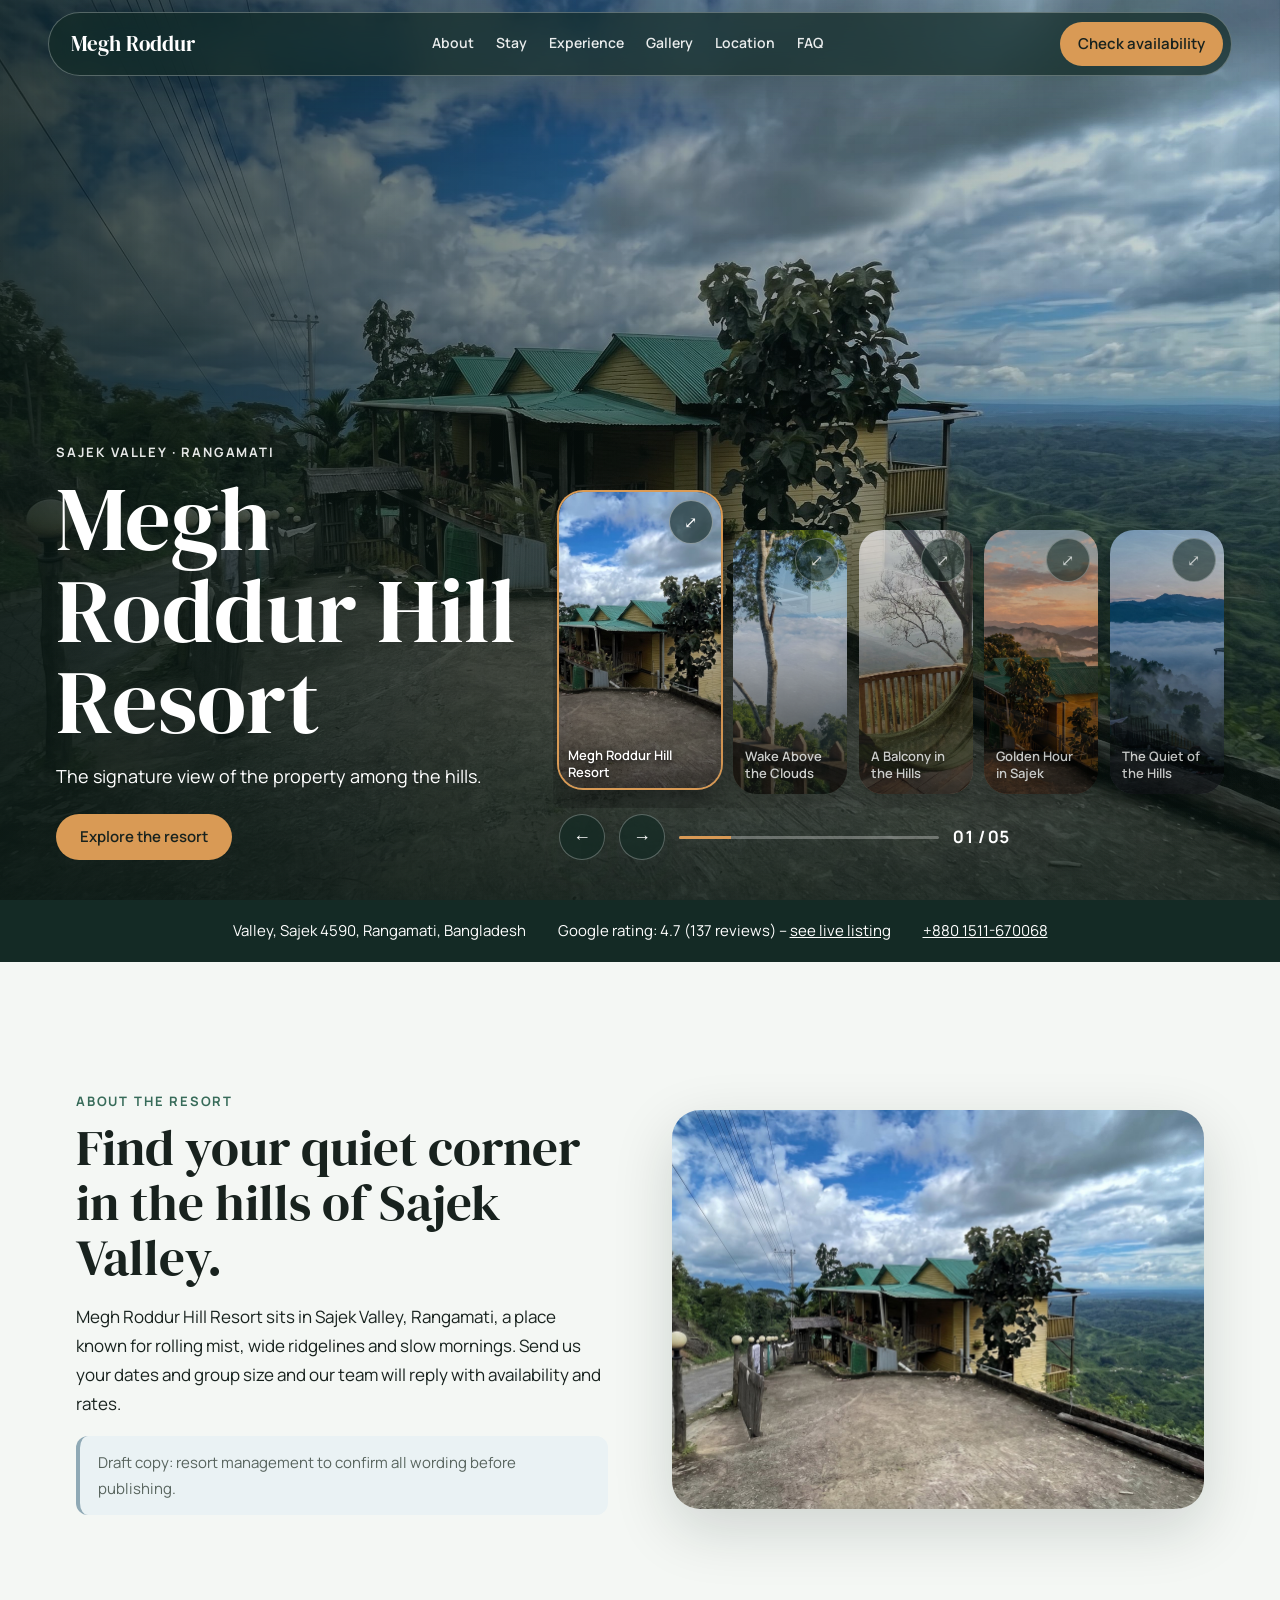
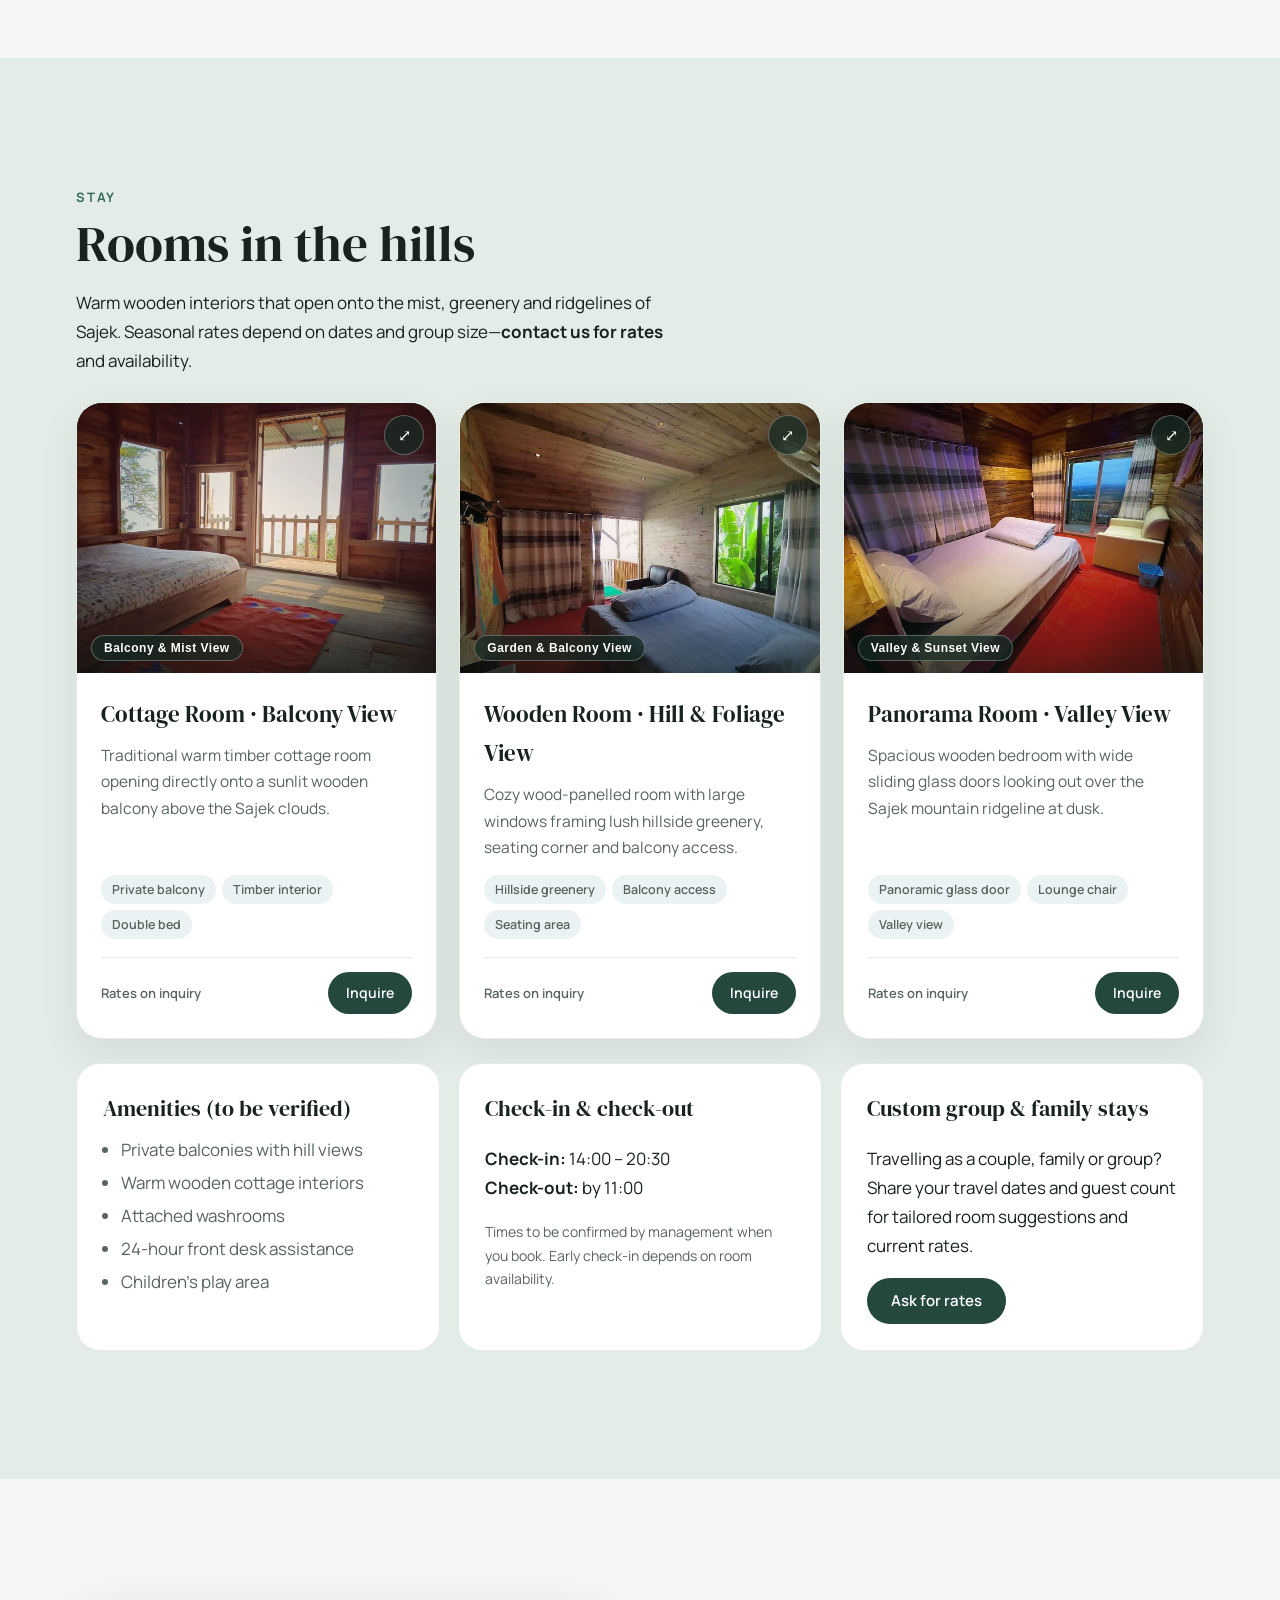
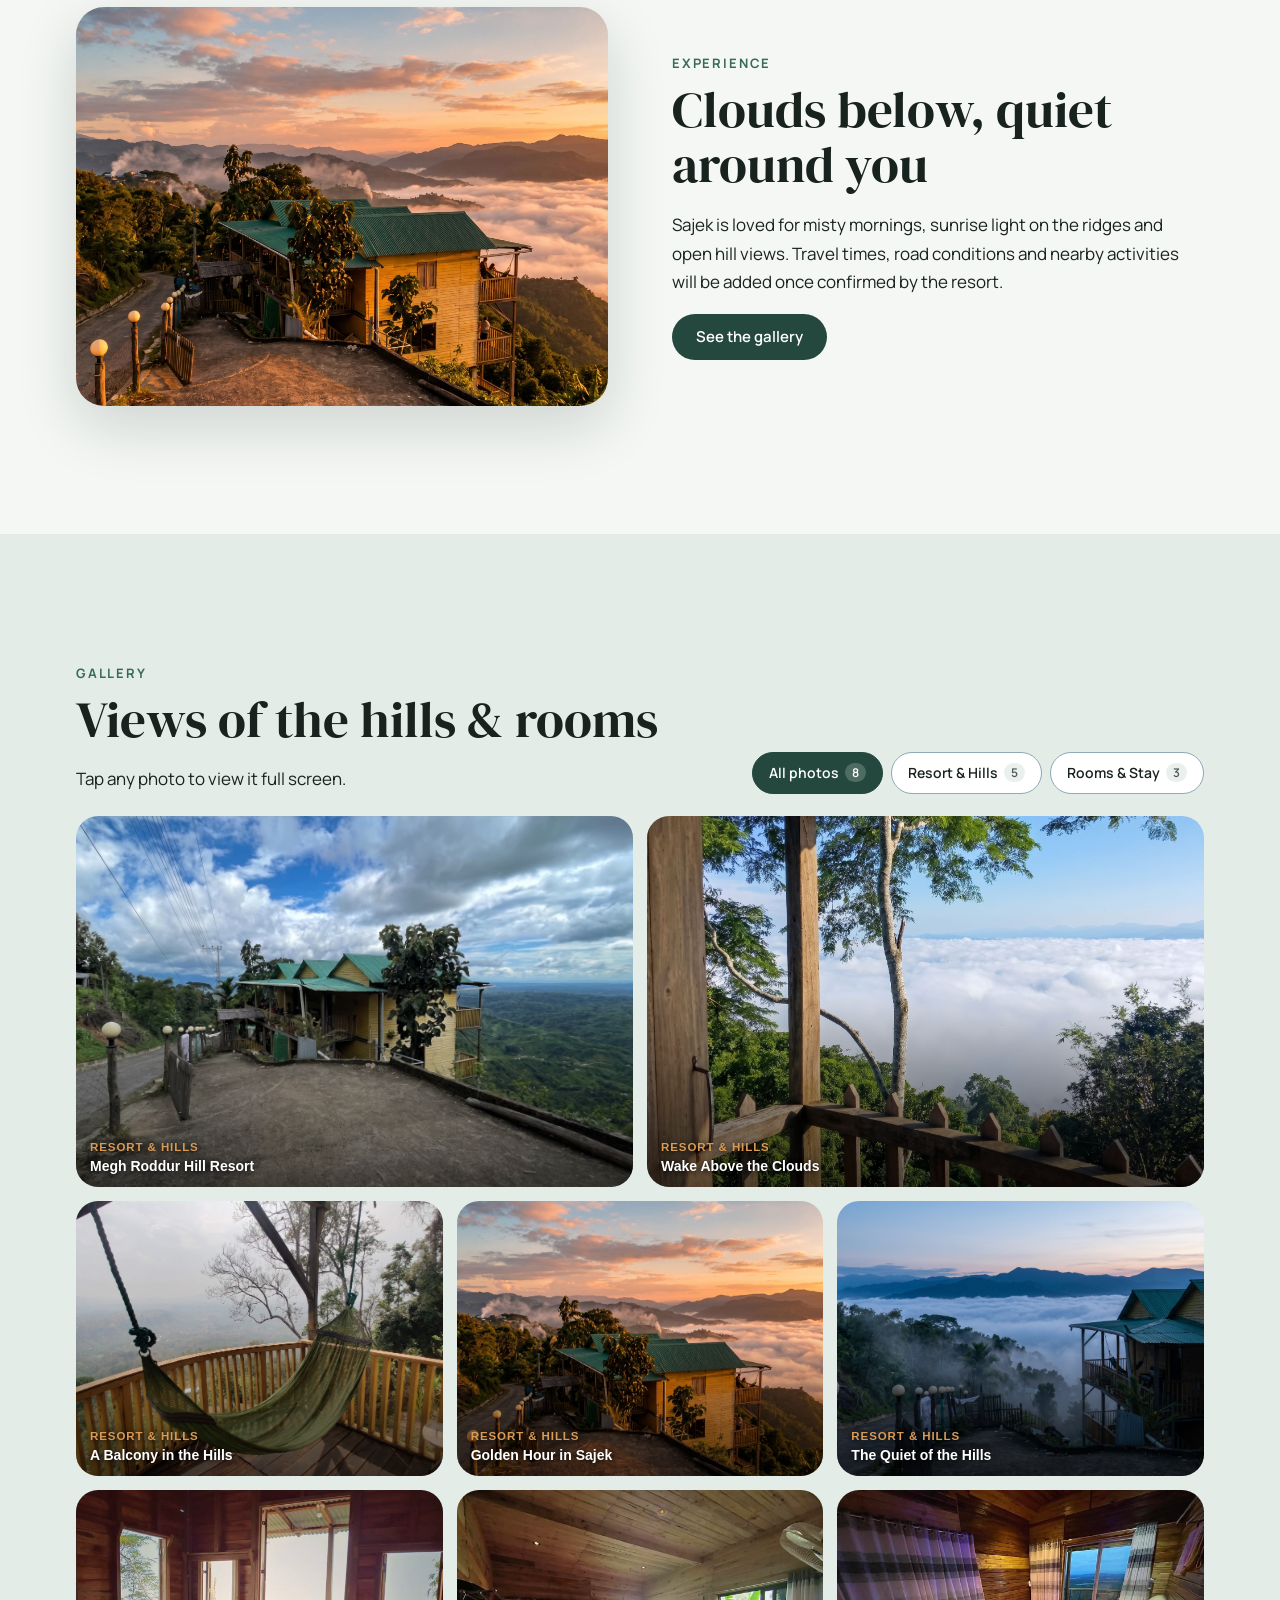
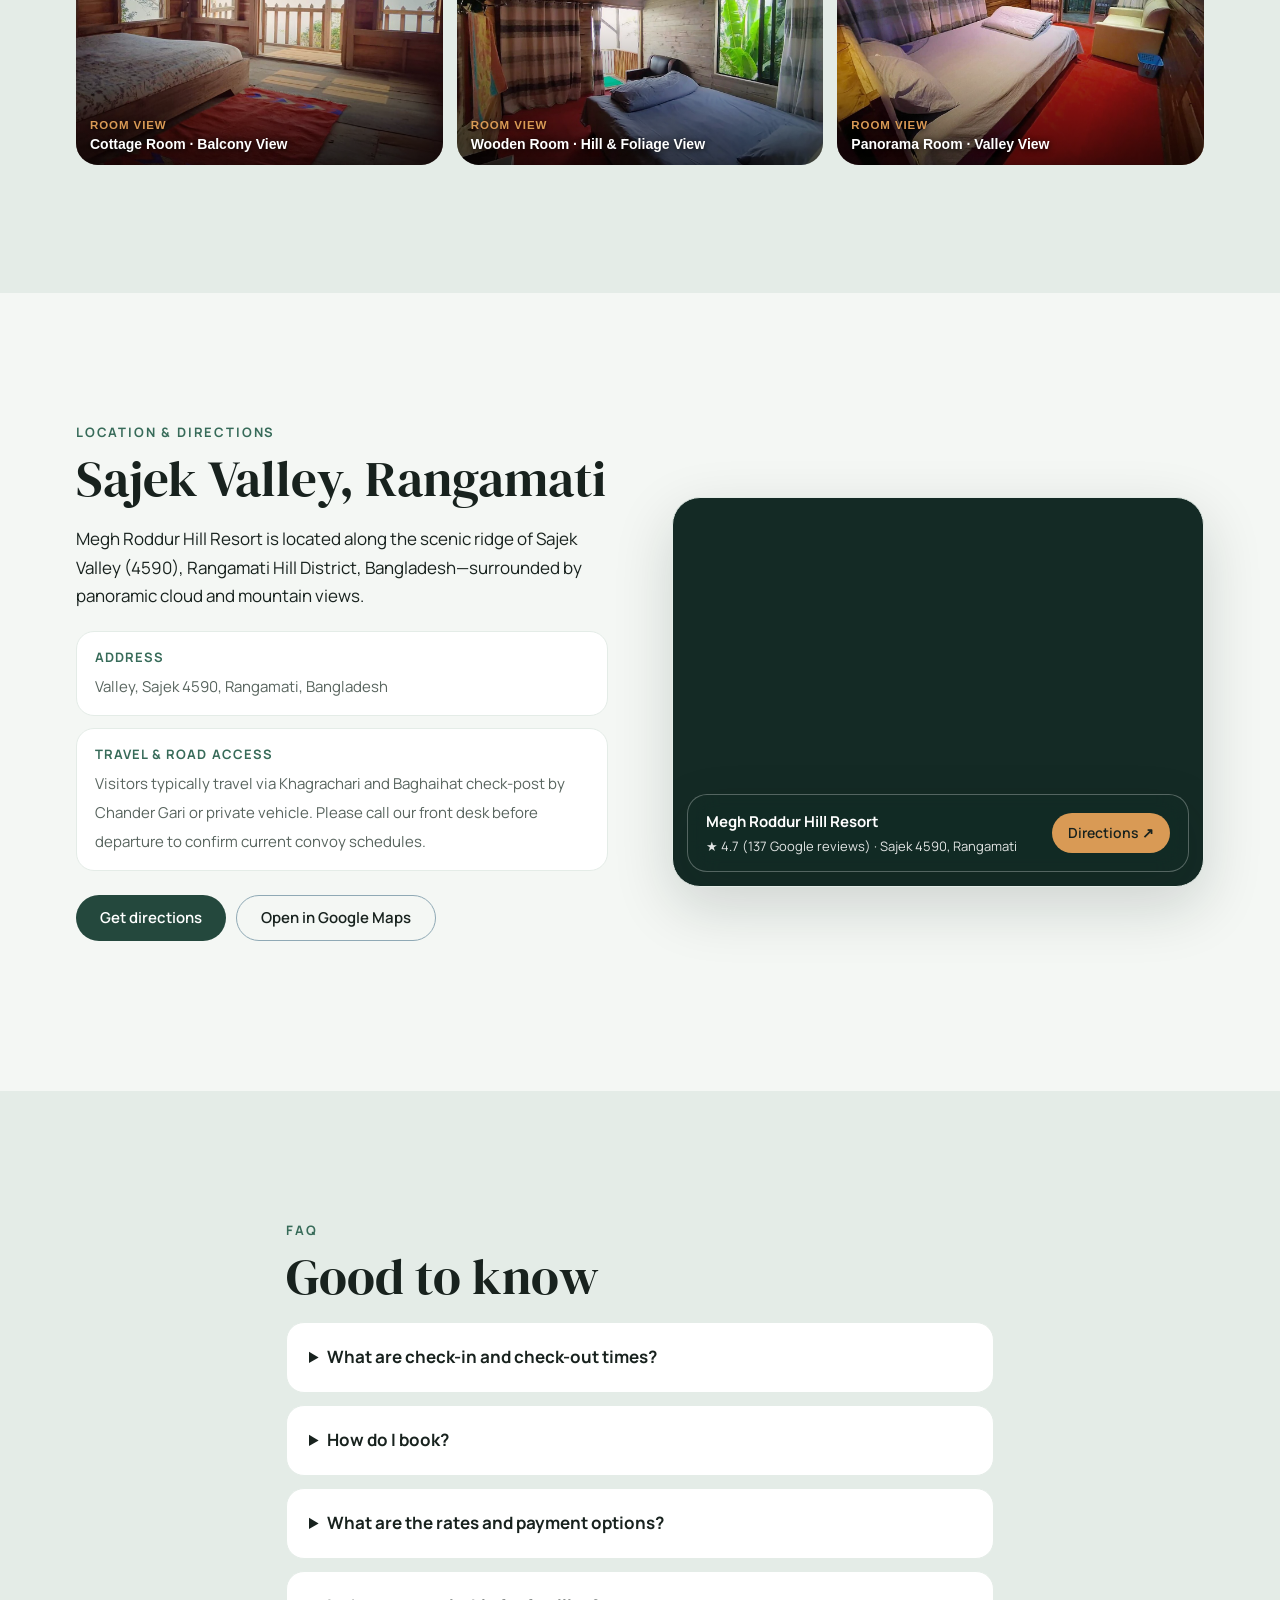
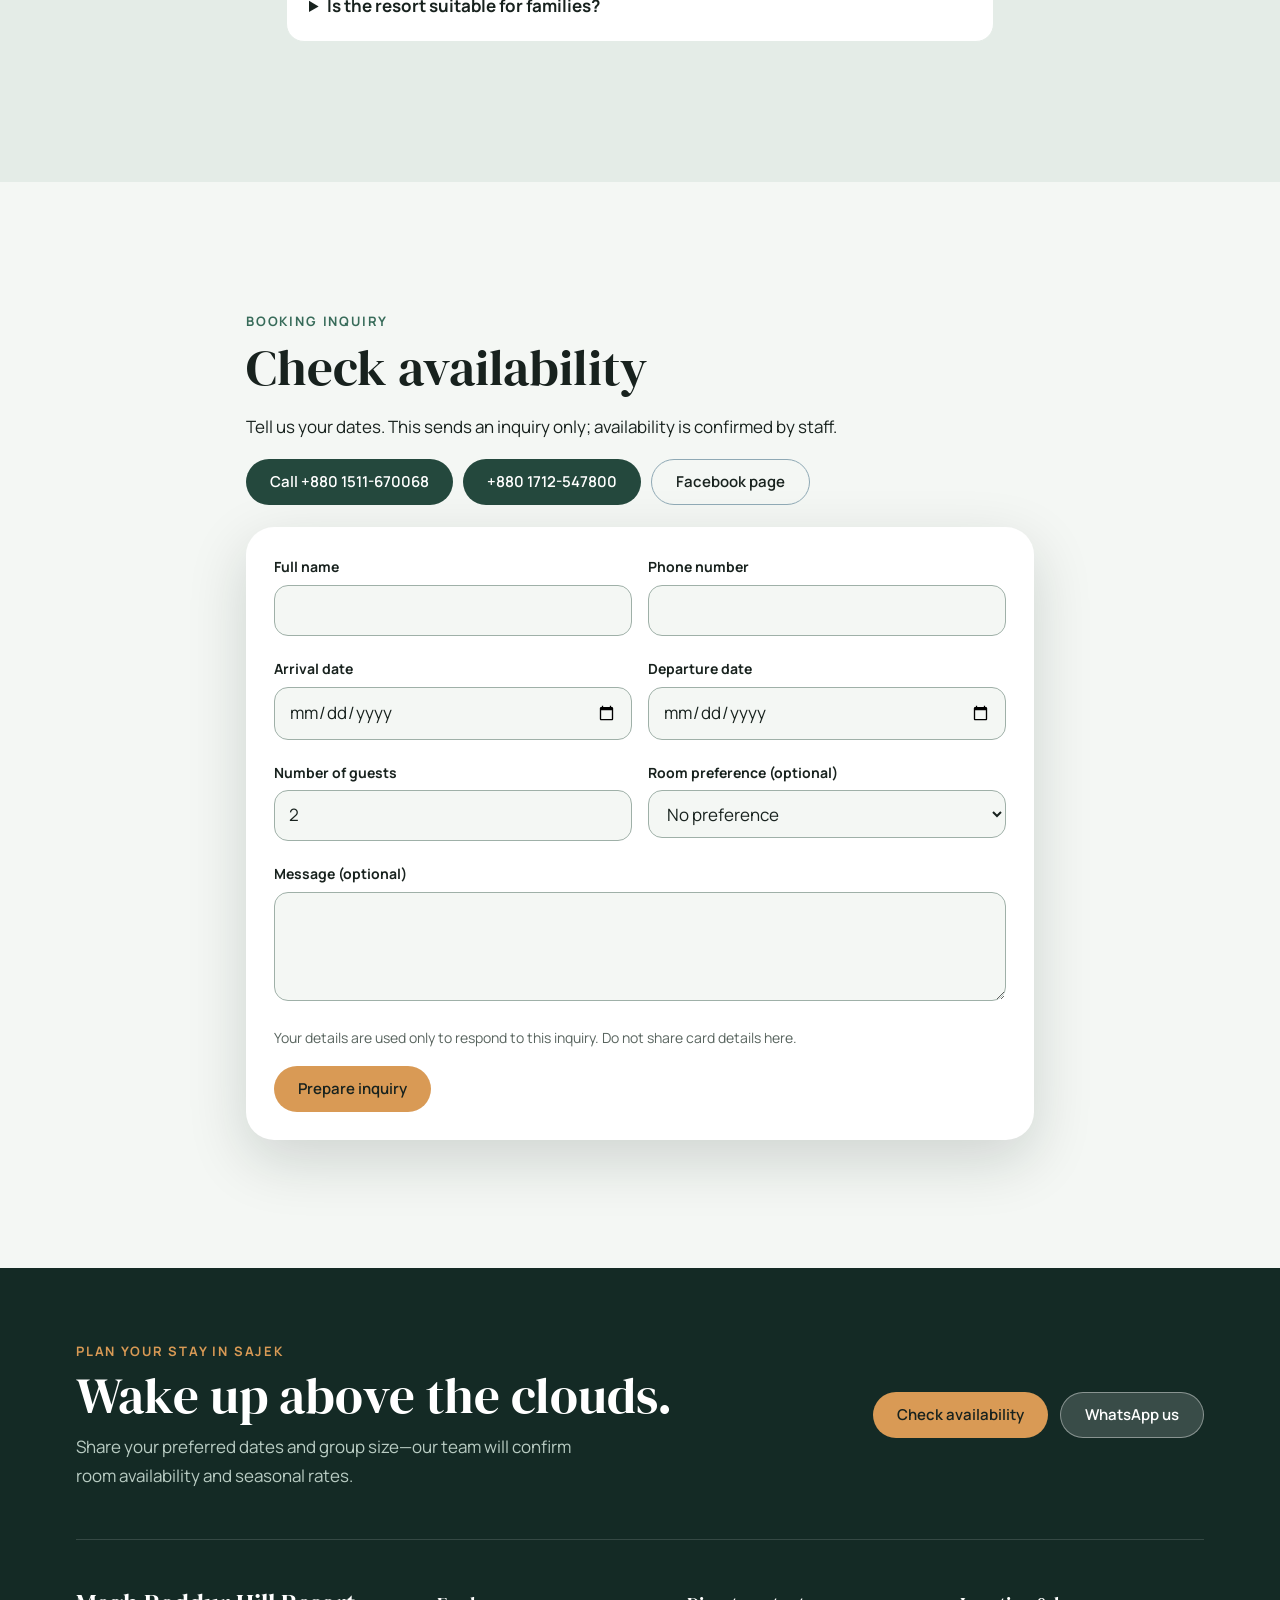
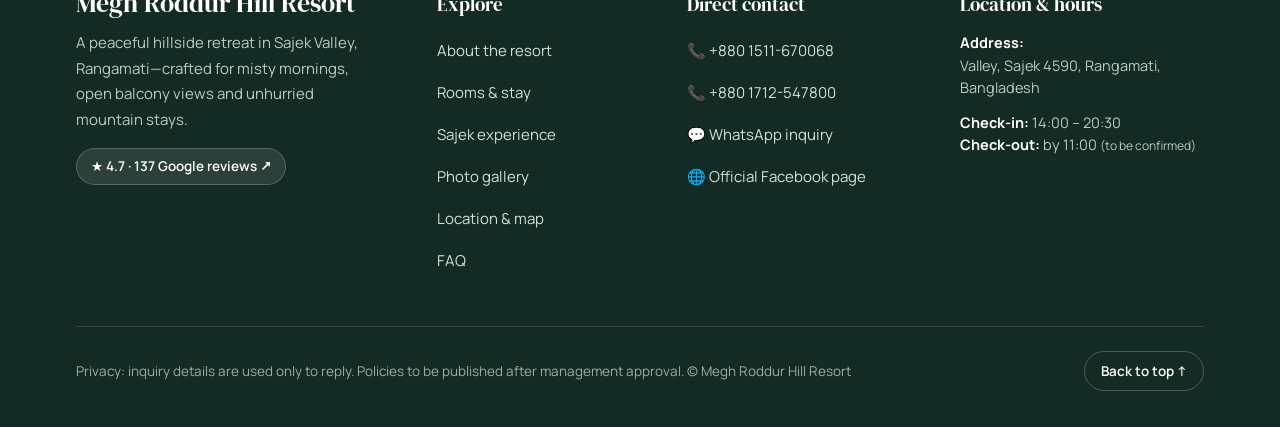
<file: index.html>
<!doctype html>
<html lang="en">

<head>
  <meta charset="utf-8">
  <meta name="viewport" content="width=device-width, initial-scale=1, viewport-fit=cover">
  <title>Megh Roddur Hill Resort · Sajek Valley, Rangamati</title>
  <meta name="description"
    content="Megh Roddur Hill Resort in Sajek Valley, Rangamati, Bangladesh. Explore wooden hill-view rooms, see photos, view the map, and send a booking inquiry.">
  <meta name="theme-color" content="#142A25">
  <meta name="color-scheme" content="light dark">
  <meta name="format-detection" content="telephone=no">
  <link rel="preconnect" href="https://fonts.googleapis.com">
  <link rel="preconnect" href="https://fonts.gstatic.com" crossorigin>
  <link rel="stylesheet"
    href="https://fonts.googleapis.com/css2?family=DM+Serif+Display&family=Manrope:wght@400;600;700&display=swap">
  <link rel="preload" as="image" href="images/mainlook.jpg">
  <link rel="stylesheet" href="css/style.css">
  <script src="js/main.js" defer></script>
</head>

<body>
  <a class="skip" href="#main">Skip to content</a>
  <header class="glass" id="hd">
    <a class="logo" href="#home">Megh Roddur</a>
    <nav aria-label="Main"><a href="#about">About</a><a href="#stay">Stay</a><a href="#experience">Experience</a><a
        href="#gallery">Gallery</a><a href="#location">Location</a><a href="#faq">FAQ</a></nav>
    <span class="hd-actions"><a class="btn sun" href="#contact">Check availability</a><button type="button"
        class="menu" id="mb" aria-expanded="false" aria-controls="mnav" aria-label="Open menu">☰</button></span>
  </header>
  <div id="mnav" class="glass" role="navigation" aria-label="Mobile"><a href="#about">About</a><a
      href="#stay">Stay</a><a href="#experience">Experience</a><a href="#gallery">Gallery</a><a
      href="#location">Location</a><a href="#faq">FAQ</a><a href="#contact">Check availability</a></div>

  <main id="main">
    <section id="home" aria-roledescription="carousel" aria-label="Resort highlights">
      <div class="bg on" id="b0"></div>
      <div class="bg" id="b1"></div>
      <div class="ov"></div>
      <div class="hin">
        <div class="copy" id="copy" aria-live="polite">
          <div class="eyebrow" id="eb"></div>
          <h1 id="hl"></h1>
          <p id="ds"></p><a class="btn sun" id="cta" href="#about"></a>
        </div>
        <div>
          <div class="rail" id="rail" role="group" aria-label="Slides"></div>
          <div class="ctl">
            <button type="button" class="glass" id="pv" aria-label="Previous slide">←</button>
            <button type="button" class="glass" id="nx" aria-label="Next slide">→</button>
            <div class="prog" aria-hidden="true"><i id="pg"></i></div>
            <span class="cnt" id="ct"></span>
          </div>
        </div>
      </div>
    </section>

    <div class="trust">
      <div class="wrap"><span>Valley, Sajek 4590, Rangamati, Bangladesh</span><span>Google rating: 4.7 (137 reviews) –
          <a href="https://www.google.com/maps/search/Megh+Roddur+Hill+Resort+Sajek" target="_blank" rel="noopener">see
            live listing</a></span><a href="tel:+8801511670068">+880 1511-670068</a></div>
    </div>

    <section class="s" id="about">
      <div class="wrap two">
        <div class="rv">
          <div class="eyebrow">About the resort</div>
          <h2>Find your quiet corner in the hills of Sajek Valley.</h2>
          <p>Megh Roddur Hill Resort sits in Sajek Valley, Rangamati, a place known for rolling mist, wide ridgelines
            and slow mornings. Send us your dates and group size and our team will reply with availability and rates.
          </p>
          <p class="note">Draft copy: resort management to confirm all wording before publishing.</p>
        </div>
        <div class="pic rv" data-i="0" role="img" aria-label="Megh Roddur Hill Resort among the Sajek hills"></div>
      </div>
    </section>

    <section class="s alt" id="stay">
      <div class="wrap">
        <div class="eyebrow">Stay</div>
        <h2>Rooms in the hills</h2>
        <p class="lead">Warm wooden interiors that open onto the mist, greenery and ridgelines of Sajek. Seasonal rates
          depend on dates and group size—<strong>contact us for rates</strong> and availability.</p>

        <div class="room-grid rv" id="rooms"></div>

        <div class="grid rv stay-meta">
          <div class="box">
            <h3>Amenities (to be verified)</h3>
            <ul class="amen-list">
              <li>Private balconies with hill views</li>
              <li>Warm wooden cottage interiors</li>
              <li>Attached washrooms</li>
              <li>24-hour front desk assistance</li>
              <li>Children’s play area</li>
            </ul>
          </div>
          <div class="box">
            <h3>Check-in &amp; check-out</h3>
            <p><strong>Check-in:</strong> 14:00 – 20:30<br><strong>Check-out:</strong> by 11:00</p>
            <p class="form-note">Times to be confirmed by management when you book. Early check-in depends on room
              availability.</p>
          </div>
          <div class="box">
            <h3>Custom group &amp; family stays</h3>
            <p>Travelling as a couple, family or group? Share your travel dates and guest count for tailored room
              suggestions and current rates.</p>
            <a class="btn" href="#contact">Ask for rates</a>
          </div>
        </div>
      </div>
    </section>

    <section class="s" id="experience">
      <div class="wrap two">
        <div class="pic rv" data-i="3" role="img" aria-label="Golden hour light over the Sajek ridgeline"></div>
        <div class="rv">
          <div class="eyebrow">Experience</div>
          <h2>Clouds below, quiet around you</h2>
          <p>Sajek is loved for misty mornings, sunrise light on the ridges and open hill views. Travel times, road
            conditions and nearby activities will be added once confirmed by the resort.</p>
          <a class="btn" href="#gallery">See the gallery</a>
        </div>
      </div>
    </section>

    <section class="s alt" id="gallery">
      <div class="wrap">
        <div class="gal-head">
          <div>
            <div class="eyebrow">Gallery</div>
            <h2>Views of the hills &amp; rooms</h2>
            <p class="lead">Tap any photo to view it full screen.</p>
          </div>
          <div class="gal-tabs" id="gtabs" role="tablist" aria-label="Gallery categories">
            <button type="button" class="gtab on" role="tab" aria-selected="true" data-cat="all">All photos
              <span>8</span></button>
            <button type="button" class="gtab" role="tab" aria-selected="false" data-cat="hills">Resort &amp; Hills
              <span>5</span></button>
            <button type="button" class="gtab" role="tab" aria-selected="false" data-cat="rooms">Rooms &amp; Stay
              <span>3</span></button>
          </div>
        </div>
        <div class="gal" id="gal"></div>
      </div>
    </section>

    <section class="s" id="location">
      <div class="wrap two loc-grid">
        <div class="rv">
          <div class="eyebrow">Location &amp; directions</div>
          <h2>Sajek Valley, Rangamati</h2>
          <p>Megh Roddur Hill Resort is located along the scenic ridge of Sajek Valley (4590), Rangamati Hill District,
            Bangladesh—surrounded by panoramic cloud and mountain views.</p>
          <div class="loc-cards">
            <div class="loc-item">
              <strong>Address</strong>
              <span>Valley, Sajek 4590, Rangamati, Bangladesh</span>
            </div>
            <div class="loc-item">
              <strong>Travel &amp; road access</strong>
              <span>Visitors typically travel via Khagrachari and Baghaihat check-post by Chander Gari or private
                vehicle. Please call our front desk before departure to confirm current convoy schedules.</span>
            </div>
          </div>
          <div class="btns">
            <a class="btn" href="https://www.google.com/maps/dir/?api=1&amp;destination=Megh+Roddur+Hill+Resort+Sajek+Valley+Rangamati"
              target="_blank" rel="noopener">Get directions</a>
            <a class="btn line" href="https://www.google.com/maps/search/Megh+Roddur+Hill+Resort+Sajek" target="_blank"
              rel="noopener">Open in Google Maps</a>
          </div>
        </div>
        <div class="map-card rv">
          <div class="map-frame">
            <iframe title="Google Map showing Megh Roddur Hill Resort in Sajek Valley, Rangamati" loading="lazy"
              referrerpolicy="no-referrer-when-downgrade"
              src="https://www.google.com/maps?q=Megh+Roddur+Hill+Resort,Sajek+Valley,Rangamati,Bangladesh&amp;z=15&amp;output=embed"></iframe>
          </div>
          <div class="map-bar glass">
            <div>
              <strong>Megh Roddur Hill Resort</strong>
              <span>★ 4.7 (137 Google reviews) · Sajek 4590, Rangamati</span>
            </div>
            <a class="btn sun"
              href="https://www.google.com/maps/dir/?api=1&amp;destination=Megh+Roddur+Hill+Resort+Sajek+Valley+Rangamati"
              target="_blank" rel="noopener">Directions ↗</a>
          </div>
        </div>
      </div>
    </section>

    <section class="s alt" id="faq">
      <div class="wrap narrow">
        <div class="eyebrow">FAQ</div>
        <h2>Good to know</h2>
        <details>
          <summary>What are check-in and check-out times?</summary>
          <p>Supplied details: check-in 14:00–20:30 and check-out by 11:00. Please confirm with the resort when you
            inquire.</p>
        </details>
        <details>
          <summary>How do I book?</summary>
          <p>Send an inquiry below or call. An inquiry is not a confirmed reservation until resort staff confirm
            availability.</p>
        </details>
        <details>
          <summary>What are the rates and payment options?</summary>
          <p>Contact us for rates. Payment and cancellation policies will be published once approved.</p>
        </details>
        <details>
          <summary>Is the resort suitable for families?</summary>
          <p>The resort lists a children’s play area (to be verified). Ask the team about family needs.</p>
        </details>
      </div>
    </section>

    <section class="s" id="contact">
      <div class="wrap mid">
        <div class="eyebrow">Booking inquiry</div>
        <h2>Check availability</h2>
        <p>Tell us your dates. This sends an inquiry only; availability is confirmed by staff.</p>
        <div class="btns"><a class="btn" href="tel:+8801511670068">Call +880 1511-670068</a><a class="btn"
            href="tel:+8801712547800">+880 1712-547800</a><a class="btn line"
            href="https://www.facebook.com/meghroddurresort/" target="_blank" rel="noopener">Facebook page</a></div>
        <form id="f" novalidate>
          <div><label for="n">Full name</label><input id="n" autocomplete="name" enterkeyhint="next" required>
            <div class="err" id="en"></div>
          </div>
          <div><label for="p">Phone number</label><input id="p" type="tel" inputmode="tel" autocomplete="tel"
              enterkeyhint="next" required>
            <div class="err" id="ep"></div>
          </div>
          <div><label for="a">Arrival date</label><input id="a" type="date" required>
            <div class="err" id="ea"></div>
          </div>
          <div><label for="d">Departure date</label><input id="d" type="date" required>
            <div class="err" id="ed"></div>
          </div>
          <div><label for="g">Number of guests</label><input id="g" type="number" inputmode="numeric" min="1"
              value="2" required>
            <div class="err" id="eg"></div>
          </div>
          <div><label for="r">Room preference (optional)</label><select id="r">
              <option value="No preference">No preference</option>
              <option value="Cottage Room · Balcony View">Cottage Room · Balcony View</option>
              <option value="Wooden Room · Hill &amp; Foliage View">Wooden Room · Hill &amp; Foliage View</option>
              <option value="Panorama Room · Valley View">Panorama Room · Valley View</option>
            </select></div>
          <div class="full"><label for="m">Message (optional)</label><textarea id="m" rows="3"></textarea></div>
          <p class="full form-note">Your details are used only to respond to this inquiry. Do not share card details
            here.</p>
          <div class="full"><button class="btn sun" type="submit">Prepare inquiry</button></div>
        </form>
        <div class="ok" id="ok" role="status" tabindex="-1">
          <h3>Inquiry ready</h3>
          <p>This page has no server yet, so please send it by WhatsApp or call. Availability is confirmed only by
            resort staff.</p>
          <div class="btns"><a class="btn" id="wa" target="_blank" rel="noopener" href="#">Send via WhatsApp</a><a
              class="btn line" href="tel:+8801511670068">Call instead</a></div>
        </div>
      </div>
    </section>
  </main>

  <footer>
    <div class="wrap">
      <div class="f-cta">
        <div>
          <div class="eyebrow">Plan your stay in Sajek</div>
          <h2>Wake up above the clouds.</h2>
          <p>Share your preferred dates and group size—our team will confirm room availability and seasonal rates.</p>
        </div>
        <div class="f-cta-btns">
          <a class="btn sun" href="#contact">Check availability</a>
          <a class="btn ghost"
            href="https://wa.me/8801511670068?text=Hello%2C%20I%27d%20like%20to%20ask%20about%20availability%20at%20Megh%20Roddur%20Hill%20Resort."
            target="_blank" rel="noopener">WhatsApp us</a>
        </div>
      </div>

      <div class="f-grid">
        <div class="f-col f-brand">
          <a class="f-logo" href="#home">Megh Roddur Hill Resort</a>
          <p>A peaceful hillside retreat in Sajek Valley, Rangamati—crafted for misty mornings, open balcony views and
            unhurried mountain stays.</p>
          <a class="f-badge" href="https://www.google.com/maps/search/Megh+Roddur+Hill+Resort+Sajek" target="_blank"
            rel="noopener">★ 4.7 · 137 Google reviews ↗</a>
        </div>

        <div class="f-col">
          <h3>Explore</h3>
          <ul class="f-links">
            <li><a href="#about">About the resort</a></li>
            <li><a href="#stay">Rooms &amp; stay</a></li>
            <li><a href="#experience">Sajek experience</a></li>
            <li><a href="#gallery">Photo gallery</a></li>
            <li><a href="#location">Location &amp; map</a></li>
            <li><a href="#faq">FAQ</a></li>
          </ul>
        </div>

        <div class="f-col">
          <h3>Direct contact</h3>
          <ul class="f-links">
            <li><a href="tel:+8801511670068">📞 +880 1511-670068</a></li>
            <li><a href="tel:+8801712547800">📞 +880 1712-547800</a></li>
            <li><a
                href="https://wa.me/8801511670068?text=Hello%2C%20I%27d%20like%20to%20ask%20about%20availability%20at%20Megh%20Roddur%20Hill%20Resort."
                target="_blank" rel="noopener">💬 WhatsApp inquiry</a></li>
            <li><a href="https://www.facebook.com/meghroddurresort/" target="_blank" rel="noopener">🌐 Official Facebook
                page</a></li>
          </ul>
        </div>

        <div class="f-col">
          <h3>Location &amp; hours</h3>
          <p class="f-meta"><strong>Address:</strong><br>Valley, Sajek 4590, Rangamati, Bangladesh</p>
          <p class="f-meta"><strong>Check-in:</strong> 14:00 – 20:30<br><strong>Check-out:</strong> by 11:00
            <small>(to be confirmed)</small></p>
        </div>
      </div>

      <div class="f-bot">
        <p class="small">Privacy: inquiry details are used only to reply. Policies to be published after management
          approval. © Megh Roddur Hill Resort</p>
        <a class="f-top" href="#home" aria-label="Back to top">Back to top ↑</a>
      </div>
    </div>
  </footer>

  <!-- Sticky quick actions (phones / tablets only) -->
  <div class="mbar glass" id="mbar" role="navigation" aria-label="Quick contact">
    <a href="tel:+8801511670068"><svg viewBox="0 0 24 24" fill="none" stroke="currentColor" stroke-width="2"
        stroke-linecap="round" stroke-linejoin="round" aria-hidden="true">
        <path
          d="M22 16.9v3a2 2 0 0 1-2.2 2 19.8 19.8 0 0 1-8.6-3.1 19.5 19.5 0 0 1-6-6A19.8 19.8 0 0 1 2.1 4.2 2 2 0 0 1 4.1 2h3a2 2 0 0 1 2 1.7c.1 1 .4 1.9.7 2.8a2 2 0 0 1-.5 2.1L8 9.9a16 16 0 0 0 6 6l1.3-1.3a2 2 0 0 1 2.1-.4c.9.3 1.8.6 2.8.7a2 2 0 0 1 1.7 2z" />
      </svg>Call</a>
    <a href="https://wa.me/8801511670068?text=Hello%2C%20I%27d%20like%20to%20ask%20about%20availability%20at%20Megh%20Roddur%20Hill%20Resort."
      target="_blank" rel="noopener"><svg viewBox="0 0 24 24" fill="none" stroke="currentColor" stroke-width="2"
        stroke-linecap="round" stroke-linejoin="round" aria-hidden="true">
        <path d="M21 11.5a8.4 8.4 0 0 1-12.3 7.4L3 21l2.1-5.6A8.4 8.4 0 1 1 21 11.5z" />
      </svg>WhatsApp</a>
    <a class="sun" href="#contact"><svg viewBox="0 0 24 24" fill="none" stroke="currentColor" stroke-width="2"
        stroke-linecap="round" stroke-linejoin="round" aria-hidden="true">
        <rect x="3" y="4" width="18" height="18" rx="2" />
        <path d="M16 2v4M8 2v4M3 10h18" />
      </svg>Inquiry</a>
  </div>

  <div id="lb" role="dialog" aria-modal="true" aria-label="Image viewer">
    <img id="lbi" alt="" decoding="async">
    <p id="lbc"></p>
    <div class="row"><button type="button" id="lp" aria-label="Previous image">←</button><button type="button"
        id="lx">Close</button><button type="button" id="ln" aria-label="Next image">→</button></div>
  </div>
</body>

</html>
</file>
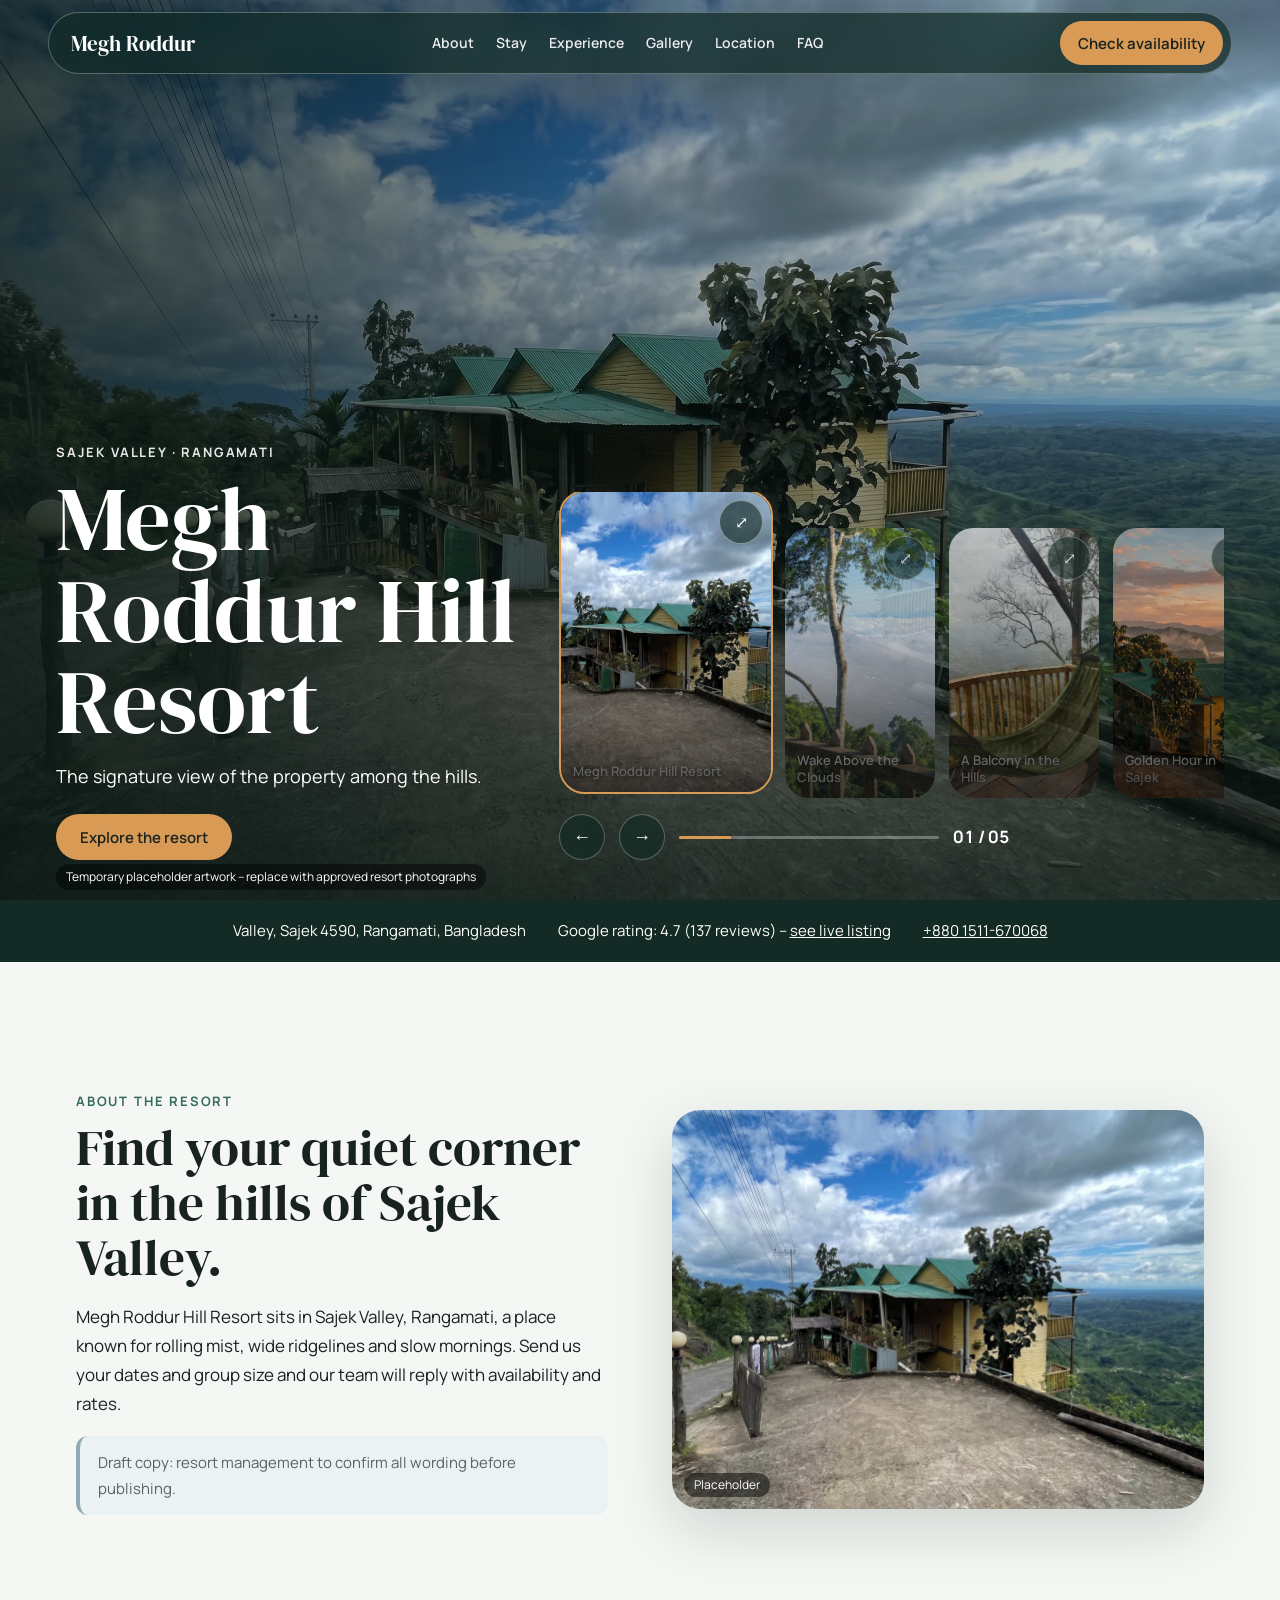
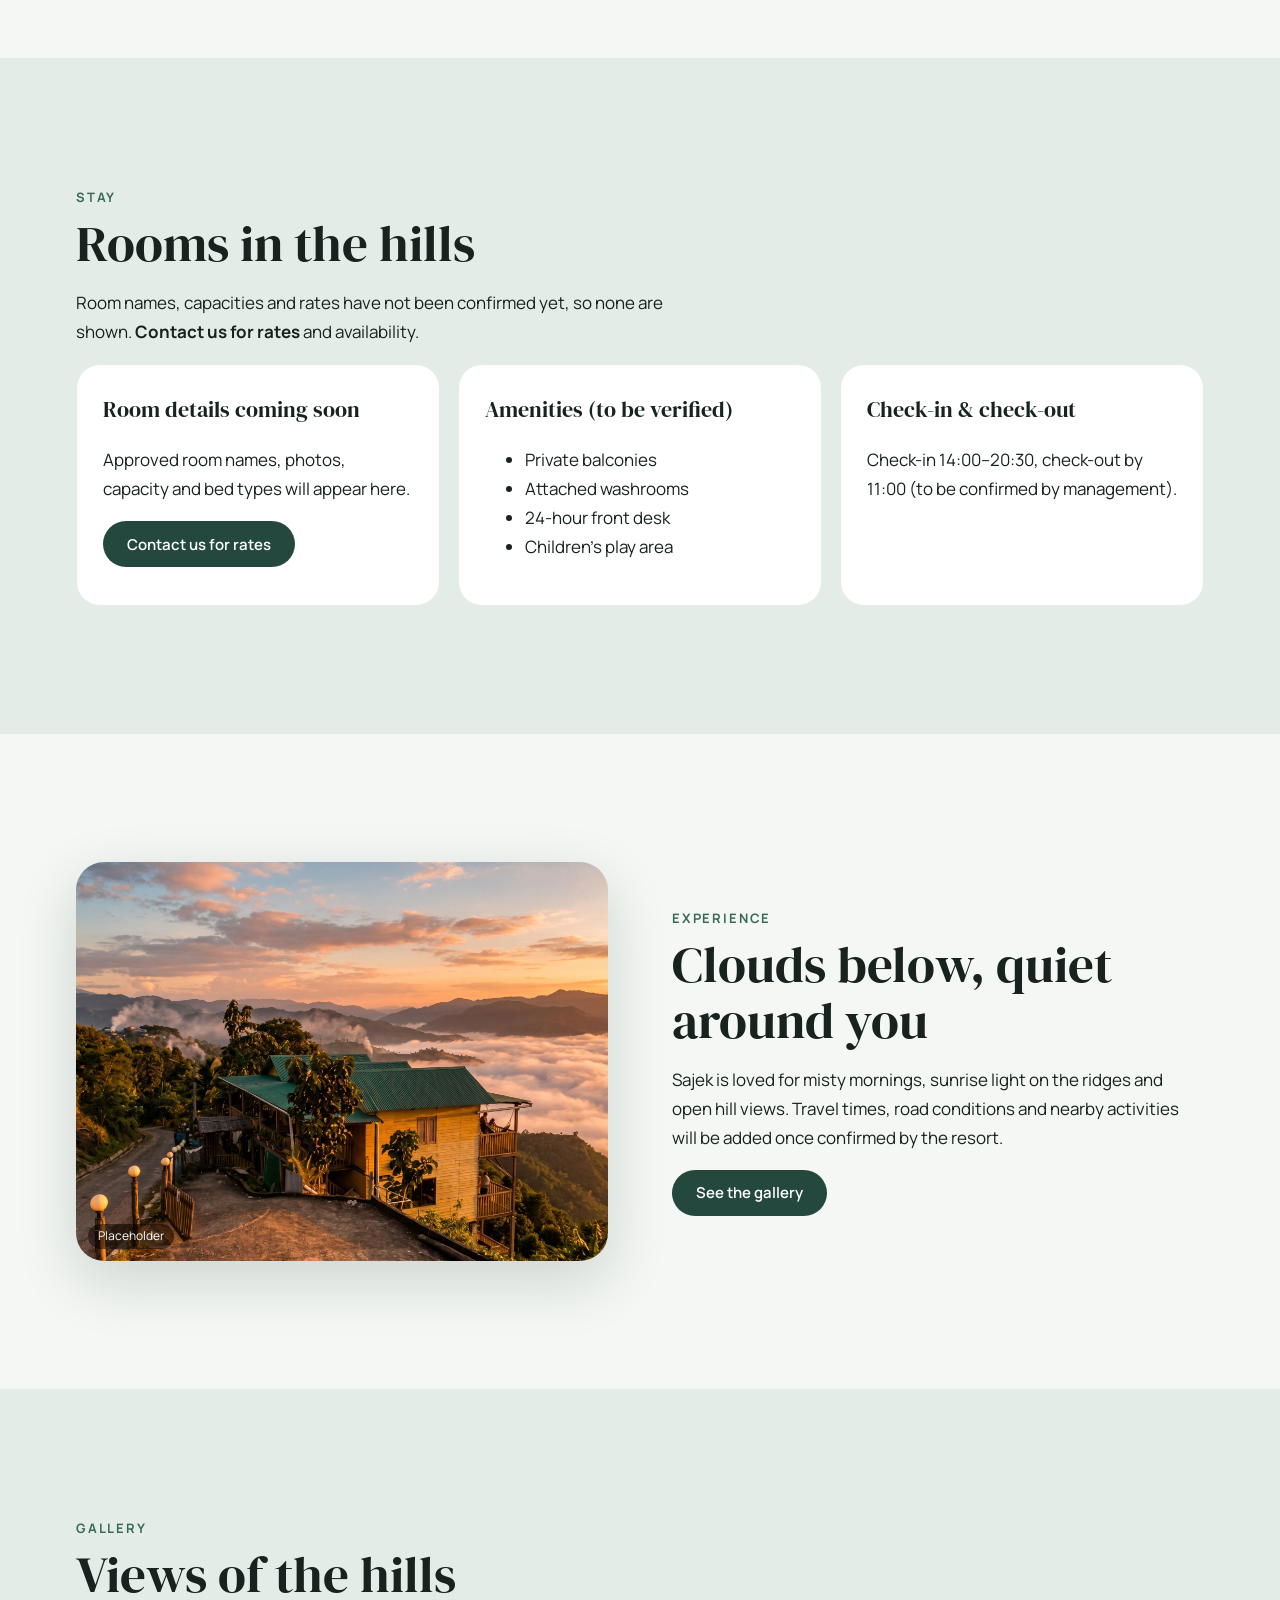
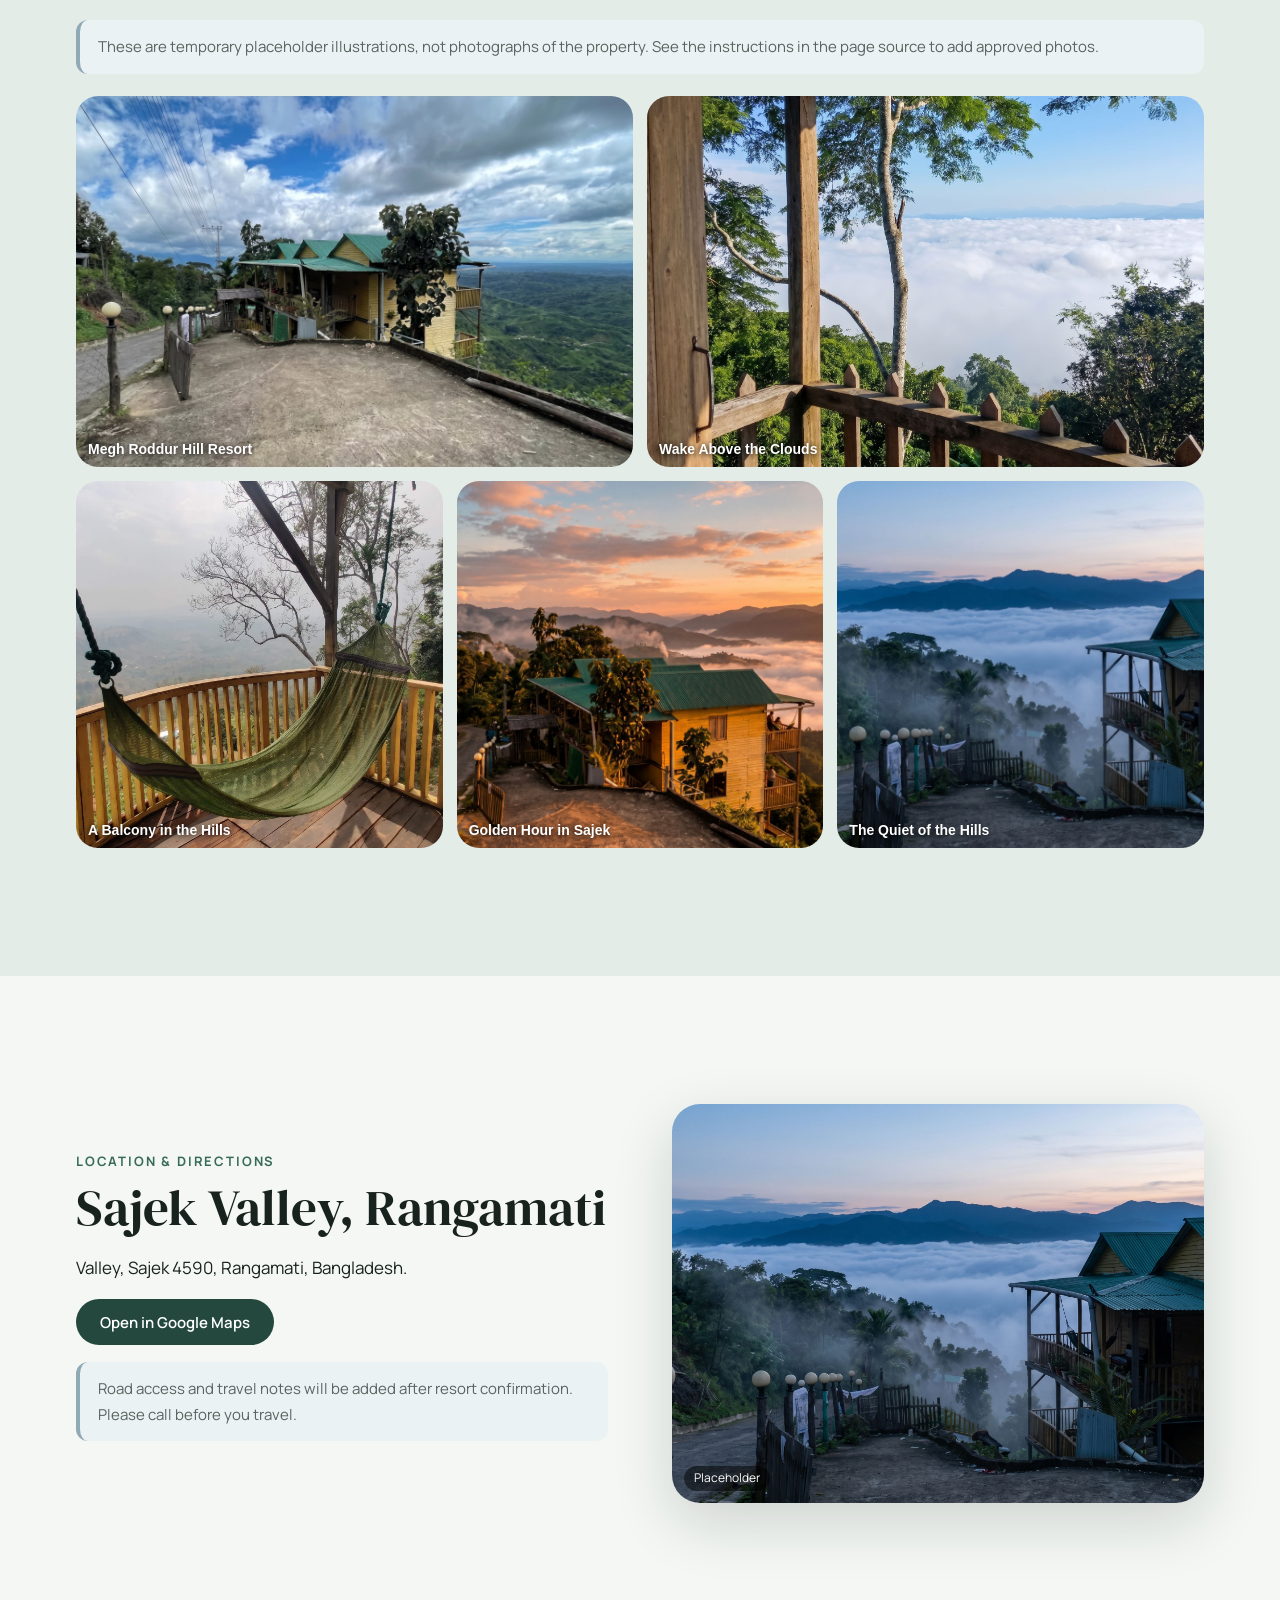
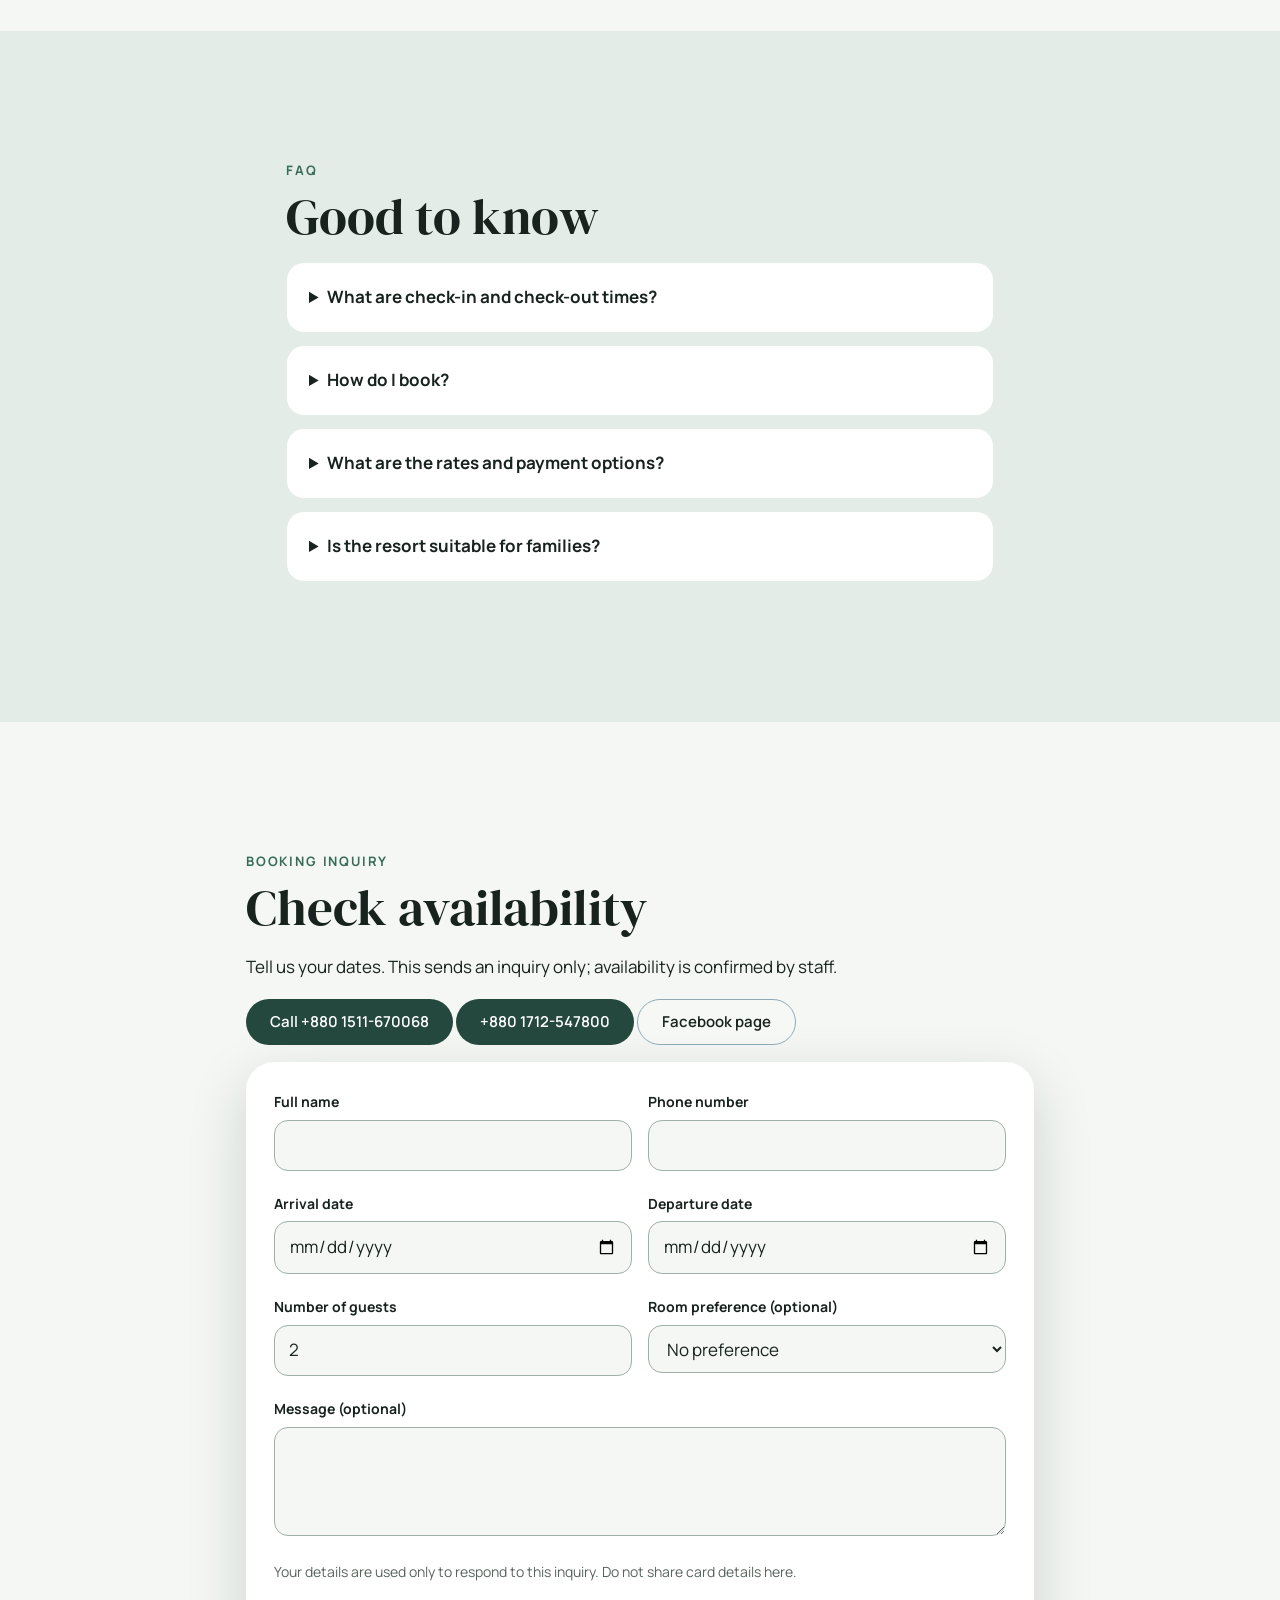
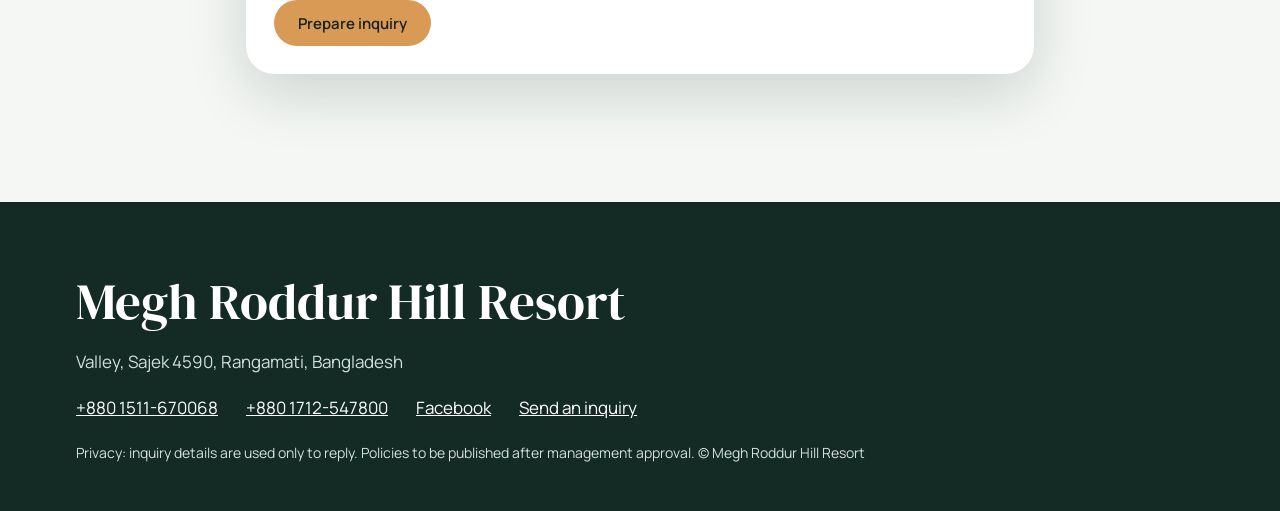
<file: Megh Roddur Hill Resort.html>
<!doctype html>
<html lang="en">

<head>
  <meta charset="utf-8">
  <meta name="viewport" content="width=device-width, initial-scale=1, viewport-fit=cover">
  <title>Megh Roddur Hill Resort · Sajek Valley, Rangamati</title>
  <meta name="description"
    content="Megh Roddur Hill Resort in Sajek Valley, Rangamati, Bangladesh. Send a booking inquiry or call the resort.">
  <link rel="preconnect" href="https://fonts.googleapis.com">
  <link rel="stylesheet"
    href="https://fonts.googleapis.com/css2?family=DM+Serif+Display&family=Manrope:wght@400;600;700&display=swap">
  <style>
    :root {
      --f950: #142A25;
      --f800: #24483D;
      --f650: #376B59;
      --m100: #F4F7F4;
      --m200: #E4ECE7;
      --c500: #8FA9B5;
      --s100: #EAF2F4;
      --sun: #D99A55;
      --ink: #18221E;
      --ink2: #58645E;
      --bg: var(--m100);
      --card: #fff;
      --ease: cubic-bezier(.2, .7, .2, 1);
      --sh: 0 20px 60px rgba(13, 34, 27, .16);
      box-sizing: border-box;
      padding-top: env(safe-area-inset-top, 0px);
      padding-bottom: env(safe-area-inset-bottom, 0px)
    }

    @media (prefers-color-scheme:dark) {
      :root:not([data-theme=light]) {
        --bg: #101c18;
        --card: #17262f;
        --ink: #EAF2EE;
        --ink2: #A9B8B1;
        --m200: #2a3d36;
        --s100: #162a30
      }
    }

    * {
      box-sizing: border-box
    }

    html {
      scroll-padding-top: 80px;
      height: 100%
    }

    body {
      margin: 0;
      background: var(--bg);
      color: var(--ink);
      font: 400 17px/1.7 Manrope, system-ui, sans-serif
    }

    h1,
    h2,
    h3 {
      font-family: 'DM Serif Display', Georgia, serif;
      font-weight: 400;
      margin: 0
    }

    a {
      color: inherit
    }

    img {
      max-width: 100%
    }

    :focus-visible {
      outline: 3px solid var(--sun);
      outline-offset: 3px
    }

    .wrap {
      max-width: 1240px;
      margin: 0 auto;
      padding: 0 22px
    }

    section.s {
      padding: 64px 0
    }

    @media(min-width:768px) {
      .wrap {
        padding: 0 36px
      }

      section.s {
        padding: 96px 0
      }
    }

    @media(min-width:1100px) {
      .wrap {
        padding: 0 56px
      }

      section.s {
        padding: 128px 0
      }
    }

    .eyebrow {
      font-size: 13px;
      font-weight: 700;
      letter-spacing: .14em;
      text-transform: uppercase;
      color: var(--f650)
    }

    h2 {
      font-size: clamp(2rem, 4vw, 3.6rem);
      line-height: 1.08;
      margin: 8px 0 18px
    }

    .btn {
      display: inline-flex;
      align-items: center;
      min-height: 46px;
      padding: 0 24px;
      border-radius: 999px;
      border: 0;
      font: 600 15px Manrope, sans-serif;
      text-decoration: none;
      cursor: pointer;
      background: var(--f800);
      color: #fff;
      transition: transform .2s ease-out, box-shadow .2s
    }

    .btn:hover {
      transform: translateY(-2px);
      box-shadow: 0 10px 24px rgba(13, 34, 27, .3);
      background: var(--f650)
    }

    .btn.sun {
      background: var(--sun);
      color: #18221E
    }

    .btn.sun:hover {
      background: #e5ab6a
    }

    .btn.ghost {
      background: rgba(255, 255, 255, .16);
      color: #fff;
      border: 1px solid rgba(255, 255, 255, .4)
    }

    .glass {
      background: rgba(20, 42, 37, .72);
      border: 1px solid rgba(255, 255, 255, .28);
      -webkit-backdrop-filter: blur(16px) saturate(140%);
      backdrop-filter: blur(16px) saturate(140%);
      box-shadow: 0 16px 48px rgba(13, 34, 27, .16);
      color: #fff
    }

    /* nav */
    header {
      position: fixed;
      top: calc(12px + env(safe-area-inset-top, 0px));
      left: 12px;
      right: 12px;
      z-index: 20;
      border-radius: 999px;
      display: flex;
      align-items: center;
      justify-content: space-between;
      padding: 8px 8px 8px 22px;
      transition: background .22s, box-shadow .22s
    }

    header.solid {
      background: rgba(20, 42, 37, .92)
    }

    .logo {
      font: 400 1.3rem 'DM Serif Display', serif;
      text-decoration: none
    }

    nav {
      display: none;
      gap: 22px;
      font-size: 14px;
      font-weight: 600
    }

    nav a {
      text-decoration: none;
      opacity: .9;
      padding: 10px 0
    }

    nav a:hover,
    nav a[aria-current] {
      opacity: 1;
      border-bottom: 2px solid var(--sun)
    }

    .menu {
      min-width: 44px;
      min-height: 44px;
      border-radius: 50%;
      border: 1px solid rgba(255, 255, 255, .3);
      background: transparent;
      color: #fff;
      font-size: 20px;
      cursor: pointer
    }

    #mnav {
      display: none;
      position: fixed;
      top: calc(76px + env(safe-area-inset-top, 0px));
      left: 12px;
      right: 12px;
      z-index: 19;
      border-radius: 24px;
      padding: 12px 22px
    }

    #mnav.open {
      display: block
    }

    #mnav a {
      display: block;
      padding: 12px 0;
      text-decoration: none;
      font-weight: 600;
      border-bottom: 1px solid rgba(255, 255, 255, .15)
    }

    @media(min-width:960px) {
      nav {
        display: flex
      }

      .menu {
        display: none
      }

      #mnav {
        display: none !important
      }

      header {
        left: 48px;
        right: 48px
      }
    }

    header .btn {
      min-height: 44px;
      padding: 0 18px;
      display: none
    }

    @media(min-width:960px) {
      header .btn {
        display: inline-flex
      }
    }

    /* hero */
    #home {
      position: relative;
      min-height: 100svh;
      color: #fff;
      overflow: hidden;
      background: var(--f950);
      display: flex;
      flex-direction: column;
      justify-content: flex-end
    }

    .bg {
      position: absolute;
      inset: 0;
      background-size: cover;
      background-position: center;
      opacity: 0;
      transition: opacity .7s var(--ease)
    }

    .bg.on {
      opacity: 1
    }

    .ov {
      position: absolute;
      inset: 0;
      background: linear-gradient(90deg, rgba(10, 24, 20, .82) 0%, rgba(10, 24, 20, .45) 45%, rgba(10, 24, 20, .15) 100%), linear-gradient(0deg, rgba(10, 24, 20, .75), transparent 55%)
    }

    .hin {
      position: relative;
      display: grid;
      gap: 28px;
      padding: 110px 22px 28px;
      max-width: 1440px;
      width: 100%;
      margin: 0 auto
    }

    @media(min-width:960px) {
      .hin {
        grid-template-columns: minmax(0, 5fr) minmax(0, 7fr);
        align-items: end;
        padding: 120px 56px 40px
      }
    }

    .copy {
      transition: opacity .22s, transform .22s
    }

    .copy.out {
      opacity: 0;
      transform: translateY(-12px)
    }

    .copy>* {
      animation: rise .65s var(--ease) both
    }

    .copy>*:nth-child(2) {
      animation-delay: .08s
    }

    .copy>*:nth-child(3) {
      animation-delay: .16s
    }

    .copy>*:nth-child(4) {
      animation-delay: .24s
    }

    @keyframes rise {
      from {
        opacity: 0;
        transform: translateY(18px)
      }
    }

    .copy .eyebrow {
      color: #fff;
      opacity: .9
    }

    h1 {
      font-size: clamp(2.6rem, 7vw, 5.6rem);
      line-height: 1.02;
      margin: 10px 0 14px
    }

    .copy p {
      max-width: 44ch;
      margin: 0 0 22px;
      font-size: 18px
    }

    .rail {
      display: flex;
      gap: 14px;
      overflow-x: auto;
      scroll-snap-type: x mandatory;
      padding: 6px 2px 10px;
      scrollbar-width: none
    }

    .rail::-webkit-scrollbar {
      display: none
    }

    .card {
      position: relative;
      flex: 0 0 132px;
      height: 200px;
      border-radius: 24px;
      overflow: hidden;
      scroll-snap-align: center;
      opacity: .72;
      transition: flex-basis .5s var(--ease), opacity .4s, transform .4s
    }

    .card.on {
      flex-basis: 176px;
      opacity: 1;
      transform: translateY(-6px);
      outline: 2px solid var(--sun)
    }

    @media(min-width:960px) {
      .card {
        flex-basis: 150px;
        height: 270px
      }

      .card.on {
        flex-basis: 210px;
        height: 300px
      }

      .rail {
        align-items: flex-end
      }
    }

    .pick {
      position: absolute;
      inset: 0;
      border: 0;
      padding: 0;
      cursor: pointer;
      background-size: cover;
      background-position: center;
      color: #fff;
      text-align: left;
      font: 600 13px/1.3 Manrope, sans-serif
    }

    .pick span {
      position: absolute;
      left: 12px;
      right: 12px;
      bottom: 12px;
      text-shadow: 0 1px 6px #000
    }

    .pick::after {
      content: "";
      position: absolute;
      inset: 0;
      background: linear-gradient(0deg, rgba(0, 0, 0, .7), transparent 60%)
    }

    .pv {
      position: absolute;
      top: 8px;
      right: 8px;
      z-index: 2;
      width: 44px;
      height: 44px;
      border-radius: 50%;
      border: 1px solid rgba(255, 255, 255, .4);
      background: rgba(20, 42, 37, .6);
      color: #fff;
      cursor: pointer;
      font-size: 16px
    }

    .ctl {
      display: flex;
      align-items: center;
      gap: 14px;
      margin-top: 6px
    }

    .ctl button {
      width: 46px;
      height: 46px;
      border-radius: 50%;
      cursor: pointer;
      font-size: 18px
    }

    .prog {
      flex: 1;
      max-width: 260px;
      height: 3px;
      background: rgba(255, 255, 255, .3);
      border-radius: 3px;
      overflow: hidden
    }

    .prog i {
      display: block;
      height: 100%;
      background: var(--sun);
      transform-origin: left;
      transition: transform .3s var(--ease)
    }

    .cnt {
      font-weight: 700;
      font-variant-numeric: tabular-nums
    }

    .ph {
      position: absolute;
      left: 22px;
      top: 84px;
      z-index: 1;
      font-size: 12px;
      background: rgba(0, 0, 0, .45);
      padding: 3px 10px;
      border-radius: 99px
    }

    @media(min-width:960px) {
      .ph {
        left: 56px;
        top: auto;
        bottom: 10px
      }
    }

    /* trust */
    .trust {
      background: var(--f950);
      color: #fff;
      padding: 18px 0;
      font-size: 15px
    }

    .trust .wrap {
      display: flex;
      flex-wrap: wrap;
      gap: 8px 32px;
      justify-content: center
    }

    /* sections */
    .two {
      display: grid;
      gap: 36px
    }

    @media(min-width:900px) {
      .two {
        grid-template-columns: 1fr 1fr;
        align-items: center;
        gap: 64px
      }
    }

    .pic {
      border-radius: 28px;
      aspect-ratio: 4/3;
      background-size: cover;
      background-position: center;
      box-shadow: var(--sh);
      position: relative;
      overflow: hidden
    }

    .pic small {
      position: absolute;
      left: 12px;
      bottom: 12px;
      background: rgba(0, 0, 0, .5);
      color: #fff;
      padding: 2px 10px;
      border-radius: 99px;
      font-size: 12px
    }

    .note {
      background: var(--s100);
      border-left: 4px solid var(--c500);
      border-radius: 12px;
      padding: 14px 18px;
      font-size: 15px;
      color: var(--ink2)
    }

    .grid {
      display: grid;
      gap: 18px;
      grid-template-columns: repeat(auto-fit, minmax(230px, 1fr))
    }

    .box {
      background: var(--card);
      border: 1px solid var(--m200);
      border-radius: 24px;
      padding: 26px
    }

    .box h3 {
      font-size: 1.4rem;
      margin-bottom: 6px
    }

    .alt {
      background: var(--m200)
    }

    .gal {
      display: grid;
      gap: 14px;
      grid-template-columns: repeat(2, 1fr)
    }

    @media(min-width:800px) {
      .gal {
        grid-template-columns: repeat(6, 1fr)
      }

      .gal button:nth-child(1) {
        grid-column: span 3;
        aspect-ratio: 3/2
      }

      .gal button:nth-child(2) {
        grid-column: span 3;
        aspect-ratio: 3/2
      }

      .gal button:nth-child(n+3) {
        grid-column: span 2
      }
    }

    .gal button {
      border: 0;
      padding: 0;
      border-radius: 22px;
      aspect-ratio: 1;
      background-size: cover;
      background-position: center;
      cursor: pointer;
      overflow: hidden;
      position: relative;
      transition: transform .5s var(--ease)
    }

    .gal button:hover {
      transform: scale(1.025)
    }

    .gal span {
      position: absolute;
      left: 12px;
      bottom: 10px;
      color: #fff;
      font-weight: 600;
      font-size: 14px;
      text-shadow: 0 1px 6px #000
    }

    details {
      background: var(--card);
      border: 1px solid var(--m200);
      border-radius: 18px;
      padding: 4px 22px;
      margin-bottom: 12px
    }

    summary {
      cursor: pointer;
      padding: 16px 0;
      font-weight: 700;
      min-height: 44px
    }

    details p {
      margin: 0 0 16px;
      color: var(--ink2)
    }

    form {
      display: grid;
      gap: 16px;
      background: var(--card);
      border-radius: 28px;
      padding: 28px;
      box-shadow: var(--sh)
    }

    @media(min-width:700px) {
      form {
        grid-template-columns: 1fr 1fr
      }

      .full {
        grid-column: 1/-1
      }
    }

    label {
      display: block;
      font-weight: 700;
      font-size: 14px;
      margin-bottom: 6px
    }

    input,
    select,
    textarea {
      width: 100%;
      min-height: 48px;
      border: 1.5px solid #9fb0a8;
      border-radius: 14px;
      padding: 10px 14px;
      font: inherit;
      background: var(--bg);
      color: var(--ink)
    }

    .err {
      color: #b3261e;
      font-size: 14px;
      min-height: 1px;
      margin-top: 4px
    }

    @media(prefers-color-scheme:dark) {
      .err {
        color: #ff9a90
      }
    }

    input[aria-invalid=true],
    select[aria-invalid=true] {
      border-color: #b3261e
    }

    .ok {
      display: none;
      background: var(--s100);
      border-radius: 20px;
      padding: 24px
    }

    .ok.show {
      display: block
    }

    footer {
      background: var(--f950);
      color: #d3e0da;
      padding: 64px 0 32px
    }

    footer a {
      color: #fff
    }

    footer h2 {
      color: #fff
    }

    .fl {
      display: flex;
      flex-wrap: wrap;
      gap: 12px 28px;
      margin: 18px 0
    }

    /* lightbox */
    #lb {
      position: fixed;
      inset: 0;
      z-index: 50;
      background: rgba(8, 18, 15, .94);
      display: none;
      align-items: center;
      justify-content: center;
      flex-direction: column;
      gap: 14px;
      padding: 20px
    }

    #lb.open {
      display: flex;
      animation: fd .3s var(--ease)
    }

    @keyframes fd {
      from {
        opacity: 0;
        transform: scale(.98)
      }
    }

    #lbi {
      width: min(1100px, 94vw);
      height: min(70vh, 720px);
      background-size: cover;
      background-position: center;
      border-radius: 22px
    }

    #lb p {
      color: #fff;
      margin: 0;
      text-align: center
    }

    #lb .row {
      display: flex;
      gap: 12px
    }

    #lb button {
      min-width: 48px;
      min-height: 48px;
      border-radius: 99px;
      border: 1px solid rgba(255, 255, 255, .4);
      background: rgba(255, 255, 255, .12);
      color: #fff;
      cursor: pointer;
      font: 600 15px Manrope
    }

    .rv {
      opacity: 0;
      transform: translateY(20px);
      transition: opacity .6s var(--ease), transform .6s var(--ease)
    }

    .rv.in {
      opacity: 1;
      transform: none
    }

    @media(prefers-reduced-motion:reduce) {

      *,
      *::before,
      *::after {
        animation: none !important;
        transition: none !important
      }

      .rv {
        opacity: 1;
        transform: none
      }
    }

    .skip {
      position: absolute;
      left: -999px
    }

    .skip:focus {
      left: 12px;
      top: 12px;
      z-index: 99;
      background: #fff;
      color: #000;
      padding: 10px
    }
  </style>
</head>

<body>
  <a class="skip" href="#main">Skip to content</a>
  <header class="glass" id="hd">
    <a class="logo" href="#home">Megh Roddur</a>
    <nav aria-label="Main"><a href="#about">About</a><a href="#stay">Stay</a><a href="#experience">Experience</a><a
        href="#gallery">Gallery</a><a href="#location">Location</a><a href="#faq">FAQ</a></nav>
    <span style="display:flex;gap:8px;align-items:center"><a class="btn sun" href="#contact">Check
        availability</a><button class="menu" id="mb" aria-expanded="false" aria-controls="mnav"
        aria-label="Open menu">☰</button></span>
  </header>
  <div id="mnav" class="glass" role="navigation" aria-label="Mobile"><a href="#about">About</a><a
      href="#stay">Stay</a><a href="#experience">Experience</a><a href="#gallery">Gallery</a><a
      href="#location">Location</a><a href="#faq">FAQ</a><a href="#contact">Check availability</a></div>

  <main id="main">
    <section id="home" aria-roledescription="carousel" aria-label="Resort highlights">
      <div class="bg on" id="b0"></div>
      <div class="bg" id="b1"></div>
      <div class="ov"></div>
      <div class="ph" id="phl">Temporary placeholder artwork – replace with approved resort photographs</div>
      <div class="hin">
        <div class="copy" id="copy" aria-live="polite">
          <div class="eyebrow" id="eb"></div>
          <h1 id="hl"></h1>
          <p id="ds"></p><a class="btn sun" id="cta" href="#about"></a>
        </div>
        <div>
          <div class="rail" id="rail" role="group" aria-label="Slides"></div>
          <div class="ctl">
            <button class="glass" id="pv" aria-label="Previous slide">←</button>
            <button class="glass" id="nx" aria-label="Next slide">→</button>
            <div class="prog" aria-hidden="true"><i id="pg"></i></div>
            <span class="cnt" id="ct"></span>
          </div>
        </div>
      </div>
    </section>

    <div class="trust">
      <div class="wrap"><span>Valley, Sajek 4590, Rangamati, Bangladesh</span><span>Google rating: 4.7 (137 reviews) –
          <a href="https://www.google.com/maps/search/Megh+Roddur+Hill+Resort+Sajek" target="_blank" rel="noopener">see
            live listing</a></span><a href="tel:+8801511670068">+880 1511-670068</a></div>
    </div>

    <section class="s" id="about">
      <div class="wrap two">
        <div class="rv">
          <div class="eyebrow">About the resort</div>
          <h2>Find your quiet corner in the hills of Sajek Valley.</h2>
          <p>Megh Roddur Hill Resort sits in Sajek Valley, Rangamati, a place known for rolling mist, wide ridgelines
            and slow mornings. Send us your dates and group size and our team will reply with availability and rates.
          </p>
          <p class="note">Draft copy: resort management to confirm all wording before publishing.</p>
        </div>
        <div class="pic rv" data-i="0" role="img" aria-label="Placeholder view of hills at Sajek">
          <small>Placeholder</small></div>
      </div>
    </section>

    <section class="s alt" id="stay">
      <div class="wrap">
        <div class="eyebrow">Stay</div>
        <h2>Rooms in the hills</h2>
        <p style="max-width:60ch">Room names, capacities and rates have not been confirmed yet, so none are shown.
          <strong>Contact us for rates</strong> and availability.</p>
        <div class="grid rv">
          <div class="box">
            <h3>Room details coming soon</h3>
            <p>Approved room names, photos, capacity and bed types will appear here.</p><a class="btn"
              href="#contact">Contact us for rates</a>
          </div>
          <div class="box">
            <h3>Amenities (to be verified)</h3>
            <ul>
              <li>Private balconies</li>
              <li>Attached washrooms</li>
              <li>24-hour front desk</li>
              <li>Children’s play area</li>
            </ul>
          </div>
          <div class="box">
            <h3>Check-in &amp; check-out</h3>
            <p>Check-in 14:00–20:30, check-out by 11:00 (to be confirmed by management).</p>
          </div>
        </div>
      </div>
    </section>

    <section class="s" id="experience">
      <div class="wrap two">
        <div class="pic rv" data-i="3" role="img" aria-label="Placeholder golden hour over a ridgeline">
          <small>Placeholder</small></div>
        <div class="rv">
          <div class="eyebrow">Experience</div>
          <h2>Clouds below, quiet around you</h2>
          <p>Sajek is loved for misty mornings, sunrise light on the ridges and open hill views. Travel times, road
            conditions and nearby activities will be added once confirmed by the resort.</p>
          <a class="btn" href="#gallery">See the gallery</a>
        </div>
      </div>
    </section>

    <section class="s alt" id="gallery">
      <div class="wrap">
        <div class="eyebrow">Gallery</div>
        <h2>Views of the hills</h2>
        <p class="note" style="margin-bottom:22px">These are temporary placeholder illustrations, not photographs of the
          property. See the instructions in the page source to add approved photos.</p>
        <div class="gal" id="gal"></div>
      </div>
    </section>

    <section class="s" id="location">
      <div class="wrap two">
        <div class="rv">
          <div class="eyebrow">Location &amp; directions</div>
          <h2>Sajek Valley, Rangamati</h2>
          <p>Valley, Sajek 4590, Rangamati, Bangladesh.</p>
          <p><a class="btn" href="https://www.google.com/maps/search/Megh+Roddur+Hill+Resort+Sajek" target="_blank"
              rel="noopener">Open in Google Maps</a></p>
          <p class="note">Road access and travel notes will be added after resort confirmation. Please call before you
            travel.</p>
        </div>
        <div class="pic rv" data-i="4" role="img" aria-label="Placeholder wide hill landscape">
          <small>Placeholder</small></div>
      </div>
    </section>

    <section class="s alt" id="faq">
      <div class="wrap" style="max-width:820px">
        <div class="eyebrow">FAQ</div>
        <h2>Good to know</h2>
        <details>
          <summary>What are check-in and check-out times?</summary>
          <p>Supplied details: check-in 14:00–20:30 and check-out by 11:00. Please confirm with the resort when you
            inquire.</p>
        </details>
        <details>
          <summary>How do I book?</summary>
          <p>Send an inquiry below or call. An inquiry is not a confirmed reservation until resort staff confirm
            availability.</p>
        </details>
        <details>
          <summary>What are the rates and payment options?</summary>
          <p>Contact us for rates. Payment and cancellation policies will be published once approved.</p>
        </details>
        <details>
          <summary>Is the resort suitable for families?</summary>
          <p>The resort lists a children’s play area (to be verified). Ask the team about family needs.</p>
        </details>
      </div>
    </section>

    <section class="s" id="contact">
      <div class="wrap" style="max-width:900px">
        <div class="eyebrow">Booking inquiry</div>
        <h2>Check availability</h2>
        <p>Tell us your dates. This sends an inquiry only; availability is confirmed by staff.</p>
        <p><a class="btn" href="tel:+8801511670068">Call +880 1511-670068</a> <a class="btn"
            href="tel:+8801712547800">+880 1712-547800</a> <a class="btn ghost"
            style="color:var(--ink);border-color:var(--c500)" href="https://www.facebook.com/meghroddurresort/"
            target="_blank" rel="noopener">Facebook page</a></p>
        <form id="f" novalidate>
          <div><label for="n">Full name</label><input id="n" autocomplete="name" required>
            <div class="err" id="en"></div>
          </div>
          <div><label for="p">Phone number</label><input id="p" type="tel" autocomplete="tel" required>
            <div class="err" id="ep"></div>
          </div>
          <div><label for="a">Arrival date</label><input id="a" type="date" required>
            <div class="err" id="ea"></div>
          </div>
          <div><label for="d">Departure date</label><input id="d" type="date" required>
            <div class="err" id="ed"></div>
          </div>
          <div><label for="g">Number of guests</label><input id="g" type="number" min="1" value="2" required>
            <div class="err" id="eg"></div>
          </div>
          <div><label for="r">Room preference (optional)</label><select id="r">
              <option>No preference</option>
            </select></div>
          <div class="full"><label for="m">Message (optional)</label><textarea id="m" rows="3"></textarea></div>
          <p class="full" style="margin:0;font-size:14px;color:var(--ink2)">Your details are used only to respond to
            this inquiry. Do not share card details here.</p>
          <div class="full"><button class="btn sun" type="submit">Prepare inquiry</button></div>
        </form>
        <div class="ok" id="ok" role="status" tabindex="-1">
          <h3>Inquiry ready</h3>
          <p>This page has no server yet, so please send it by WhatsApp or call. Availability is confirmed only by
            resort staff.</p><a class="btn" id="wa" target="_blank" rel="noopener" href="#">Send via WhatsApp</a> <a
            class="btn ghost" style="color:var(--ink);border-color:var(--c500)" href="tel:+8801511670068">Call
            instead</a>
        </div>
      </div>
    </section>
  </main>

  <footer>
    <div class="wrap">
      <h2>Megh Roddur Hill Resort</h2>
      <p>Valley, Sajek 4590, Rangamati, Bangladesh</p>
      <div class="fl"><a href="tel:+8801511670068">+880 1511-670068</a><a href="tel:+8801712547800">+880
          1712-547800</a><a href="https://www.facebook.com/meghroddurresort/" target="_blank"
          rel="noopener">Facebook</a><a href="#contact">Send an inquiry</a></div>
      <p style="font-size:14px">Privacy: inquiry details are used only to reply. Policies to be published after
        management approval. © Megh Roddur Hill Resort</p>
    </div>
  </footer>

  <div id="lb" role="dialog" aria-modal="true" aria-label="Image viewer">
    <div id="lbi" role="img"></div>
    <p id="lbc"></p>
    <div class="row"><button id="lp" aria-label="Previous image">←</button><button id="lx">Close</button><button id="ln"
        aria-label="Next image">→</button></div>
  </div>

  <script>
    /* TO ADD REAL PHOTOS: put an approved image URL or data: URI in each `img` below (hosted pages cannot load other sites’ images, so embed them as data: URIs or re-host them). */
    const S = [
      { t: "Megh Roddur Hill Resort", e: "Sajek Valley · Rangamati", d: "The signature view of the property among the hills.", c: "Explore the resort", h: "#about", img: "images/mainlook.jpg", p: ["#2b5a73", "#e9c892", "#1d4a3b", "#2c6a54", "#13362c"] },
      { t: "Wake Above the Clouds", e: "Sajek landscape", d: "Mist rolling through the Sajek hills at first light.", c: "Discover Sajek", h: "#experience", img: "images/cloude.jpg", p: ["#6f95a8", "#dfe9ec", "#33695a", "#4a8570", "#1e4a3d"] },
      { t: "A Balcony in the Hills", e: "The stay", d: "Wake to open hill views from a private balcony (to be verified).", c: "Explore the stay", h: "#stay", img: "images/balcony.jpg", p: ["#4c7d92", "#cfe0df", "#2a5c4c", "#3d7660", "#183f33"] },
      { t: "Golden Hour in Sajek", e: "Sunrise & sunset", d: "Warm light settling over the ridgeline.", c: "Plan your visit", h: "#location", img: "images/goldenday.jpg", p: ["#a45d3c", "#f3b565", "#3a5a45", "#2f5946", "#16352b"] },
      { t: "The Quiet of the Hills", e: "Around the resort", d: "A wide, calm landscape to slow down in.", c: "Get in touch", h: "#contact", img: "images/quiethill.jpg", p: ["#3a647a", "#b6cdd2", "#27564a", "#366d59", "#143329"] }];
    function art(i) { const q = S[i].p; const svg = `<svg xmlns="http://www.w3.org/2000/svg" viewBox="0 0 1600 900" preserveAspectRatio="xMidYMid slice"><defs><linearGradient id="g" x1="0" y1="0" x2="0" y2="1"><stop offset="0" stop-color="${q[0]}"/><stop offset="1" stop-color="${q[1]}"/></linearGradient></defs><rect width="1600" height="900" fill="url(#g)"/><circle cx="${1000 + i * 90}" cy="${300 - i * 8}" r="70" fill="#fff" opacity=".55"/><path d="M0 520Q250 380 520 470T1040 440T1600 500V900H0Z" fill="${q[2]}"/><ellipse cx="500" cy="540" rx="620" ry="48" fill="#fff" opacity=".35"/><path d="M0 640Q300 520 640 610T1240 580T1600 640V900H0Z" fill="${q[3]}"/><ellipse cx="1100" cy="650" rx="640" ry="44" fill="#fff" opacity=".3"/><path d="M0 760Q400 690 800 750T1600 730V900H0Z" fill="${q[4]}"/></svg>`; return "url(\"data:image/svg+xml;utf8," + encodeURIComponent(svg) + "\")" }
    const bgOf = i => S[i].img ? `url("${S[i].img}")` : art(i);
    const $ = id => document.getElementById(id), n = S.length; let cur = 0, front = 0, lbi = 0;
    const rm = matchMedia("(prefers-reduced-motion:reduce)").matches;
    $("rail").innerHTML = S.map((s, i) => `<div class="card"><button class="pick" style="background-image:${bgOf(i).replace(/"/g, "&quot;")}" aria-label="Show slide ${i + 1}: ${s.t}"><span>${s.t}</span></button><button class="pv" aria-label="Preview image: ${s.t}">⤢</button></div>`).join("");
    $("gal").innerHTML = S.map((s, i) => `<button style="background-image:${bgOf(i).replace(/"/g, "&quot;")}" aria-label="Open image: ${s.t}"><span>${s.t}</span></button>`).join("");
    document.querySelectorAll(".pic").forEach(el => el.style.backgroundImage = bgOf(+el.dataset.i));
    const cards = [...document.querySelectorAll(".card")];
    cards.forEach((c, i) => { c.querySelector(".pick").onclick = () => go(i); c.querySelector(".pv").onclick = () => openLb(i) });
    [...$("gal").children].forEach((b, i) => b.onclick = () => openLb(i));
    function go(i, first) {
      i = (i + n) % n; const apply = () => {
        const s = S[i]; cur = i; const nb = $("b" + (1 - front)), ob = $("b" + front); nb.style.backgroundImage = bgOf(i); nb.classList.add("on"); ob.classList.remove("on"); front = 1 - front;
        $("eb").textContent = s.e; $("hl").textContent = s.t; $("ds").textContent = s.d; $("cta").textContent = s.c; $("cta").href = s.h;
        $("ct").textContent = String(i + 1).padStart(2, "0") + " / " + String(n).padStart(2, "0"); $("pg").style.transform = `scaleX(${(i + 1) / n})`;
        cards.forEach((c, k) => { c.classList.toggle("on", k === i); c.querySelector(".pick").setAttribute("aria-current", k === i) });
        const r = $("rail"), c = cards[i]; r.scrollTo({ left: c.offsetLeft - r.offsetLeft - (r.clientWidth - c.offsetWidth) / 2, behavior: rm ? "auto" : "smooth" });
        const nx = new Image(); nx.src = S[(i + 1) % n].img || ""; const cp = $("copy"); cp.classList.remove("out"); cp.querySelectorAll(":scope>*").forEach(e => { e.style.animation = "none"; e.offsetHeight; e.style.animation = "" })
      };
      if (first || rm) { apply(); return } $("copy").classList.add("out"); setTimeout(apply, 220)
    }
    $("pv").onclick = () => go(cur - 1); $("nx").onclick = () => go(cur + 1); go(0, true);
    const h = $("home"); let sx = 0, sy = 0; h.addEventListener("touchstart", e => { sx = e.touches[0].clientX; sy = e.touches[0].clientY }, { passive: true });
    h.addEventListener("touchend", e => { const dx = e.changedTouches[0].clientX - sx, dy = e.changedTouches[0].clientY - sy; if (Math.abs(dx) > 60 && Math.abs(dx) > Math.abs(dy) * 1.5) go(cur + (dx < 0 ? 1 : -1)) }, { passive: true });
    /* lightbox */
    function openLb(i) { lbi = (i + n) % n; $("lbi").style.backgroundImage = bgOf(lbi); $("lbi").setAttribute("aria-label", S[lbi].t + (S[lbi].img ? "" : " (placeholder)")); $("lbc").textContent = S[lbi].t + " – " + (lbi + 1) + " of " + n + (S[lbi].img ? "" : " · temporary placeholder"); $("lb").classList.add("open"); $("lx").focus() }
    const close = () => $("lb").classList.remove("open");
    $("lx").onclick = close; $("lp").onclick = () => openLb(lbi - 1); $("ln").onclick = () => openLb(lbi + 1); $("lb").onclick = e => { if (e.target.id === "lb") close() };
    document.addEventListener("keydown", e => {
      const t = e.target.tagName; if (e.key === "Escape") { close(); $("mnav").classList.remove("open") }
      if (/INPUT|TEXTAREA|SELECT/.test(t)) return; const k = e.key === "ArrowRight" ? 1 : e.key === "ArrowLeft" ? -1 : 0; if (!k) return; $("lb").classList.contains("open") ? openLb(lbi + k) : go(cur + k)
    });
    /* nav */
    const hd = $("hd"); addEventListener("scroll", () => hd.classList.toggle("solid", scrollY > 40), { passive: true });
    $("mb").onclick = () => { const o = $("mnav").classList.toggle("open"); $("mb").setAttribute("aria-expanded", o) };
    $("mnav").onclick = e => { if (e.target.tagName === "A") $("mnav").classList.remove("open") };
    const links = [...document.querySelectorAll("nav a")];
    const so = new IntersectionObserver(es => es.forEach(e => { if (e.isIntersecting) links.forEach(a => a.toggleAttribute("aria-current", a.getAttribute("href") === "#" + e.target.id)) }), { rootMargin: "-45% 0px -50% 0px" });
    document.querySelectorAll("section[id]").forEach(s => so.observe(s));
    const ro = new IntersectionObserver(es => es.forEach(e => { if (e.isIntersecting) { e.target.classList.add("in"); ro.unobserve(e.target) } }), { threshold: .12 });
    document.querySelectorAll(".rv").forEach(e => ro.observe(e));
    /* form */
    const today = new Date().toISOString().slice(0, 10); $("a").min = today; $("d").min = today;
    function fail(id, eid, msg) { $(id).setAttribute("aria-invalid", "true"); $(id).setAttribute("aria-describedby", eid); $(eid).textContent = msg; return 1 }
    $("f").onsubmit = e => {
      e.preventDefault(); let bad = 0, first = null;
      ["n", "p", "a", "d", "g"].forEach(k => { $(k).removeAttribute("aria-invalid"); $("e" + k).textContent = "" });
      const v = k => $(k).value.trim();
      if (!v("n")) bad += fail("n", "en", "Please enter your full name.");
      if (!/^[+()\d\s-]{7,20}$/.test(v("p"))) bad += fail("p", "ep", "Please enter a valid phone number.");
      if (!v("a")) bad += fail("a", "ea", "Please choose an arrival date.");
      if (!v("d")) bad += fail("d", "ed", "Please choose a departure date."); else if (v("a") && v("d") <= v("a")) bad += fail("d", "ed", "Departure must be after arrival.");
      if (!(+v("g") >= 1)) bad += fail("g", "eg", "Guests must be at least 1.");
      if (bad) { document.querySelector("[aria-invalid=true]").focus(); return }
      const msg = `Booking inquiry – Megh Roddur Hill Resort\nName: ${v("n")}\nPhone: ${v("p")}\nArrival: ${v("a")}\nDeparture: ${v("d")}\nGuests: ${v("g")}\nRoom: ${$("r").value}\nMessage: ${v("m") || "-"}`;
      $("wa").href = "https://wa.me/8801511670068?text=" + encodeURIComponent(msg); $("ok").classList.add("show"); $("ok").focus()
    };
  </script>
</body>

</html>
</file>
<file: css/style.css>
/* =========================================================
   Megh Roddur Hill Resort – main stylesheet
   ========================================================= */

:root {
  --f950: #142A25;
  --f800: #24483D;
  --f650: #376B59;
  --m100: #F4F7F4;
  --m200: #E4ECE7;
  --c500: #8FA9B5;
  --s100: #EAF2F4;
  --sun: #D99A55;
  --ink: #18221E;
  --ink2: #58645E;
  --eb: var(--f650);
  --bg: var(--m100);
  --card: #fff;
  --ease: cubic-bezier(.2, .7, .2, 1);
  --sh: 0 20px 60px rgba(13, 34, 27, .16);
  --safe-b: env(safe-area-inset-bottom, 0px);
  --mbar-h: 64px;
  color-scheme: light dark;
}

@media (prefers-color-scheme: dark) {
  :root:not([data-theme=light]) {
    --bg: #101c18;
    --card: #17262f;
    --ink: #EAF2EE;
    --ink2: #A9B8B1;
    --m200: #2a3d36;
    --s100: #162a30;
    --eb: #8CCBAE;
  }
}

* {
  box-sizing: border-box
}

html {
  scroll-padding-top: 88px;
  -webkit-text-size-adjust: 100%;
  text-size-adjust: 100%
}

html.lock,
html.lock body {
  overflow: hidden
}

body {
  margin: 0;
  background: var(--bg);
  color: var(--ink);
  font: 400 17px/1.7 Manrope, system-ui, sans-serif;
  -webkit-tap-highlight-color: transparent
}

h1,
h2,
h3 {
  font-family: 'DM Serif Display', Georgia, serif;
  font-weight: 400;
  margin: 0
}

a {
  color: inherit
}

img {
  max-width: 100%
}

button,
a,
summary,
input,
select,
textarea {
  touch-action: manipulation
}

:focus-visible {
  outline: 3px solid var(--sun);
  outline-offset: 3px
}

.wrap {
  max-width: 1240px;
  margin: 0 auto;
  padding: 0 22px
}

.wrap.narrow {
  max-width: 820px
}

.wrap.mid {
  max-width: 900px
}

section.s {
  padding: 64px 0
}

@media (min-width: 768px) {
  .wrap {
    padding: 0 36px
  }

  section.s {
    padding: 96px 0
  }
}

@media (min-width: 1100px) {
  .wrap {
    padding: 0 56px
  }

  section.s {
    padding: 128px 0
  }
}

.eyebrow {
  font-size: 13px;
  font-weight: 700;
  letter-spacing: .14em;
  text-transform: uppercase;
  color: var(--eb)
}

h2 {
  font-size: clamp(2rem, 4vw, 3.6rem);
  line-height: 1.08;
  margin: 8px 0 18px
}

.lead {
  max-width: 60ch
}

/* buttons */
.btn {
  display: inline-flex;
  align-items: center;
  justify-content: center;
  text-align: center;
  min-height: 46px;
  padding: 0 24px;
  border-radius: 999px;
  border: 0;
  font: 600 15px Manrope, sans-serif;
  line-height: 1.2;
  text-decoration: none;
  cursor: pointer;
  background: var(--f800);
  color: #fff;
  transition: transform .2s ease-out, box-shadow .2s, background .2s
}

.btn:active {
  transform: scale(.98)
}

.btn.sun {
  background: var(--sun);
  color: #18221E
}

.btn.ghost {
  background: rgba(255, 255, 255, .16);
  color: #fff;
  border: 1px solid rgba(255, 255, 255, .4)
}

.btn.line {
  background: transparent;
  color: var(--ink);
  border: 1px solid var(--c500)
}

@media (hover: hover) {
  .btn:hover {
    transform: translateY(-2px);
    box-shadow: 0 10px 24px rgba(13, 34, 27, .3);
    background: var(--f650)
  }

  .btn.sun:hover {
    background: #e5ab6a
  }

  .btn.line:hover {
    color: #fff
  }
}

.btns {
  display: flex;
  flex-wrap: wrap;
  gap: 10px;
  margin: 0 0 22px
}

@media (max-width: 479px) {
  .btns .btn {
    flex: 1 1 auto;
    white-space: nowrap;
    padding: 0 18px
  }
}

.glass {
  background: rgba(20, 42, 37, .72);
  border: 1px solid rgba(255, 255, 255, .28);
  -webkit-backdrop-filter: blur(16px) saturate(140%);
  backdrop-filter: blur(16px) saturate(140%);
  box-shadow: 0 16px 48px rgba(13, 34, 27, .16);
  color: #fff
}

@supports not ((backdrop-filter: blur(1px)) or (-webkit-backdrop-filter: blur(1px))) {
  .glass {
    background: rgba(20, 42, 37, .94)
  }
}

/* nav */
header {
  position: fixed;
  top: calc(12px + env(safe-area-inset-top, 0px));
  left: 12px;
  right: 12px;
  z-index: 20;
  border-radius: 999px;
  display: flex;
  align-items: center;
  justify-content: space-between;
  padding: 8px 8px 8px 22px;
  transition: background .22s, box-shadow .22s
}

header.solid,
header.menu-open {
  background: rgba(20, 42, 37, .92)
}

.logo {
  font: 400 1.3rem 'DM Serif Display', serif;
  text-decoration: none
}

.hd-actions {
  display: flex;
  gap: 8px;
  align-items: center
}

nav {
  display: none;
  gap: 22px;
  font-size: 14px;
  font-weight: 600
}

nav a {
  text-decoration: none;
  opacity: .9;
  padding: 10px 0;
  border-bottom: 2px solid transparent
}

nav a[aria-current] {
  opacity: 1;
  border-bottom-color: var(--sun)
}

@media (hover: hover) {
  nav a:hover {
    opacity: 1;
    border-bottom-color: var(--sun)
  }
}

.menu {
  min-width: 44px;
  min-height: 44px;
  border-radius: 50%;
  border: 1px solid rgba(255, 255, 255, .3);
  background: transparent;
  color: #fff;
  font-size: 20px;
  line-height: 1;
  cursor: pointer
}

#mnav {
  display: none;
  position: fixed;
  top: calc(76px + env(safe-area-inset-top, 0px));
  left: 12px;
  right: 12px;
  z-index: 19;
  border-radius: 24px;
  padding: 8px 22px;
  max-height: calc(100vh - 100px);
  max-height: calc(100dvh - 100px);
  overflow-y: auto;
  overscroll-behavior: contain
}

#mnav.open {
  display: block;
  animation: fd .22s var(--ease)
}

#mnav a {
  display: flex;
  align-items: center;
  min-height: 50px;
  text-decoration: none;
  font-weight: 600;
  border-bottom: 1px solid rgba(255, 255, 255, .15)
}

#mnav a:last-child {
  border-bottom: 0;
  color: var(--sun)
}

@media (min-width: 960px) {
  nav {
    display: flex
  }

  .menu {
    display: none
  }

  #mnav {
    display: none !important
  }

  header {
    left: 48px;
    right: 48px
  }
}

header .btn {
  min-height: 44px;
  padding: 0 18px;
  display: none
}

@media (min-width: 960px) {
  header .btn {
    display: inline-flex
  }
}

/* hero */
#home {
  position: relative;
  min-height: 100vh;
  min-height: 100svh;
  color: #fff;
  overflow: hidden;
  background: var(--f950);
  display: flex;
  flex-direction: column;
  justify-content: flex-end
}

.bg {
  position: absolute;
  inset: 0;
  background-size: cover;
  background-position: center;
  opacity: 0;
  transform: scale(1.06);
  will-change: opacity, transform;
  transition: opacity .75s var(--ease), transform 1.15s var(--ease)
}

.bg.on {
  opacity: 1;
  transform: scale(1)
}

.ov {
  position: absolute;
  inset: 0;
  background: linear-gradient(90deg, rgba(10, 24, 20, .82) 0%, rgba(10, 24, 20, .45) 45%, rgba(10, 24, 20, .15) 100%), linear-gradient(0deg, rgba(10, 24, 20, .75), transparent 55%)
}

.hin {
  position: relative;
  display: grid;
  grid-template-columns: minmax(0, 1fr);
  gap: 28px;
  padding: 110px 22px calc(28px + var(--safe-b));
  max-width: 1440px;
  width: 100%;
  margin: 0 auto
}

@media (min-width: 960px) {
  .hin {
    grid-template-columns: minmax(0, 5fr) minmax(0, 7fr);
    align-items: end;
    padding: 120px 56px 40px
  }
}

.copy.out {
  opacity: 0;
  transform: translateY(-10px);
  transition: opacity .14s ease-out, transform .14s ease-out
}

.copy>* {
  animation: rise .55s var(--ease) both
}

.copy>*:nth-child(2) {
  animation-delay: .06s
}

.copy>*:nth-child(3) {
  animation-delay: .12s
}

.copy>*:nth-child(4) {
  animation-delay: .18s
}

@keyframes rise {
  from {
    opacity: 0;
    transform: translateY(16px)
  }
}

.copy .eyebrow {
  color: #fff;
  opacity: .9
}

h1 {
  font-size: clamp(2.6rem, 7vw, 5.6rem);
  line-height: 1.02;
  margin: 10px 0 14px
}

.copy p {
  max-width: 44ch;
  margin: 0 0 22px;
  font-size: 18px
}

.rail {
  display: flex;
  gap: 14px;
  overflow-x: auto;
  padding: 12px 14px 14px;
  margin: 0 -14px;
  scrollbar-width: none;
  overscroll-behavior-x: contain;
  -webkit-overflow-scrolling: touch;
  -webkit-mask-image: linear-gradient(90deg, transparent 0, #000 14px, #000 calc(100% - 14px), transparent 100%);
  mask-image: linear-gradient(90deg, transparent 0, #000 14px, #000 calc(100% - 14px), transparent 100%)
}

.rail::-webkit-scrollbar {
  display: none
}

.card {
  position: relative;
  flex: 0 0 132px;
  height: 200px;
  border-radius: 24px;
  overflow: hidden;
  scroll-snap-align: center;
  opacity: .74;
  box-shadow: 0 10px 26px rgba(0, 0, 0, .28);
  will-change: flex, height, transform, opacity;
  transition:
    flex-basis .52s cubic-bezier(.22, 1, .36, 1),
    flex-grow .52s cubic-bezier(.22, 1, .36, 1),
    height .52s cubic-bezier(.22, 1, .36, 1),
    opacity .42s var(--ease),
    transform .52s cubic-bezier(.22, 1, .36, 1),
    box-shadow .42s var(--ease)
}

.card.on {
  flex-basis: 176px;
  opacity: 1;
  transform: translateY(-6px);
  box-shadow: 0 0 0 2px var(--sun), 0 18px 38px rgba(0, 0, 0, .48)
}

@media (hover: hover) {
  .card:not(.on):hover {
    opacity: .92;
    transform: translateY(-3px)
  }
}

@media (min-width: 960px) {
  .rail {
    align-items: flex-end;
    gap: 12px;
    padding: 14px 6px 14px;
    margin: 0 -6px;
    overflow-x: hidden;
    -webkit-mask-image: none;
    mask-image: none
  }

  .card {
    flex: 1 1 0;
    min-width: 0;
    height: 264px
  }

  .card.on {
    flex: 1.42 1 0;
    height: 296px
  }
}

/* short phones (e.g. iPhone SE) – keep headline, CTA and controls on the first screen */
@media (max-width: 959px) and (max-height: 720px) {
  .hin {
    padding-top: 96px;
    gap: 18px
  }

  .card {
    flex-basis: 108px;
    height: 150px
  }

  .card.on {
    flex-basis: 140px
  }

  h1 {
    font-size: clamp(2.3rem, 9vw, 3rem);
    margin: 6px 0 10px
  }

  .copy p {
    font-size: 16px;
    margin-bottom: 16px
  }
}

.pick {
  position: absolute;
  inset: 0;
  border: 0;
  padding: 0;
  cursor: pointer;
  background-size: cover;
  background-position: center;
  color: #fff;
  text-align: left;
  font: 600 13px/1.3 Manrope, sans-serif;
  transition: transform .65s cubic-bezier(.22, 1, .36, 1)
}

.card.on .pick {
  transform: scale(1.04)
}

@media (hover: hover) {
  .card:hover .pick {
    transform: scale(1.06)
  }
}

.pick span {
  position: absolute;
  left: 12px;
  right: 12px;
  bottom: 12px;
  z-index: 1;
  text-shadow: 0 1px 6px #000;
  transition: transform .42s var(--ease)
}

.card.on .pick span {
  transform: scale(.962);
  transform-origin: left bottom
}

.pick::after {
  content: "";
  position: absolute;
  inset: 0;
  background: linear-gradient(0deg, rgba(0, 0, 0, .7), transparent 60%)
}

.pv {
  position: absolute;
  top: 8px;
  right: 8px;
  z-index: 2;
  width: 44px;
  height: 44px;
  border-radius: 50%;
  border: 1px solid rgba(255, 255, 255, .4);
  background: rgba(20, 42, 37, .6);
  color: #fff;
  cursor: pointer;
  font-size: 16px
}

.ctl {
  display: flex;
  align-items: center;
  gap: 14px;
  margin-top: 6px
}

.ctl button {
  width: 46px;
  height: 46px;
  flex: 0 0 46px;
  border-radius: 50%;
  cursor: pointer;
  font-size: 18px
}

.prog {
  flex: 1;
  max-width: 260px;
  height: 3px;
  background: rgba(255, 255, 255, .3);
  border-radius: 3px;
  overflow: hidden
}

.prog i {
  display: block;
  height: 100%;
  background: var(--sun);
  transform-origin: left;
  transition: transform .3s var(--ease)
}

.cnt {
  font-weight: 700;
  font-variant-numeric: tabular-nums
}

/* trust */
.trust {
  background: var(--f950);
  color: #fff;
  padding: 18px 0;
  font-size: 15px
}

.trust .wrap {
  display: flex;
  flex-wrap: wrap;
  gap: 8px 32px;
  justify-content: center;
  text-align: center
}

/* sections */
.two {
  display: grid;
  gap: 36px
}

@media (min-width: 900px) {
  .two {
    grid-template-columns: 1fr 1fr;
    align-items: center;
    gap: 64px
  }
}

.pic {
  border-radius: 28px;
  aspect-ratio: 4/3;
  background-size: cover;
  background-position: center;
  box-shadow: var(--sh);
  position: relative;
  overflow: hidden
}

.note {
  background: var(--s100);
  border-left: 4px solid var(--c500);
  border-radius: 12px;
  padding: 14px 18px;
  font-size: 15px;
  color: var(--ink2)
}

.grid {
  display: grid;
  gap: 18px;
  grid-template-columns: repeat(auto-fit, minmax(min(230px, 100%), 1fr))
}

.box {
  background: var(--card);
  border: 1px solid var(--m200);
  border-radius: 24px;
  padding: 26px
}

.box h3 {
  font-size: 1.4rem;
  margin-bottom: 6px
}

.amen-list {
  margin: 8px 0 0;
  padding-left: 18px;
  color: var(--ink2)
}

.amen-list li {
  margin-bottom: 4px
}

/* room showcase cards */
.room-grid {
  display: grid;
  gap: 22px;
  margin: 26px 0 24px;
  grid-template-columns: repeat(auto-fit, minmax(min(290px, 100%), 1fr))
}

.rcard {
  background: var(--card);
  border: 1px solid var(--m200);
  border-radius: 26px;
  overflow: hidden;
  display: flex;
  flex-direction: column;
  box-shadow: 0 14px 40px rgba(13, 34, 27, .08);
  transition: transform .35s var(--ease), box-shadow .35s var(--ease)
}

@media (hover: hover) {
  .rcard:hover {
    transform: translateY(-4px);
    box-shadow: var(--sh)
  }

  .rcard:hover .rimg-bg {
    transform: scale(1.05)
  }
}

.rimg {
  position: relative;
  aspect-ratio: 4/3;
  overflow: hidden;
  background: var(--f950);
  border: 0;
  padding: 0;
  width: 100%;
  cursor: pointer;
  display: block;
  text-align: left
}

.rimg-bg {
  position: absolute;
  inset: 0;
  background-size: cover;
  background-position: center;
  transition: transform .6s cubic-bezier(.22, 1, .36, 1)
}

.rimg::after {
  content: "";
  position: absolute;
  inset: 0;
  background: linear-gradient(0deg, rgba(10, 24, 20, .55) 0%, transparent 45%)
}

.rbadge {
  position: absolute;
  left: 14px;
  bottom: 12px;
  z-index: 2;
  padding: 5px 12px;
  border-radius: 999px;
  font-size: 12px;
  font-weight: 700;
  letter-spacing: .04em
}

.rzoom {
  position: absolute;
  top: 12px;
  right: 12px;
  z-index: 2;
  width: 40px;
  height: 40px;
  border-radius: 50%;
  display: flex;
  align-items: center;
  justify-content: center;
  font-size: 16px
}

.rbody {
  padding: 22px 24px 24px;
  display: flex;
  flex-direction: column;
  flex: 1
}

.rbody h3 {
  font-size: 1.45rem;
  margin-bottom: 8px
}

.rbody p {
  margin: 0 0 14px;
  color: var(--ink2);
  font-size: 15.5px;
  flex: 1
}

.rtags {
  display: flex;
  flex-wrap: wrap;
  gap: 6px;
  margin-bottom: 18px
}

.rtags span {
  font-size: 12.5px;
  font-weight: 600;
  padding: 4px 11px;
  border-radius: 999px;
  background: var(--s100);
  color: var(--ink2)
}

.rfoot {
  display: flex;
  align-items: center;
  justify-content: space-between;
  gap: 12px;
  padding-top: 14px;
  border-top: 1px solid var(--m200)
}

.rfoot small {
  font-size: 13px;
  font-weight: 600;
  color: var(--ink2)
}

.rfoot .btn {
  min-height: 42px;
  padding: 0 18px;
  font-size: 14px
}

.stay-meta {
  margin-top: 6px
}

.alt {
  background: var(--m200)
}

/* gallery & filter tabs */
.gal-head {
  display: flex;
  flex-wrap: wrap;
  align-items: flex-end;
  justify-content: space-between;
  gap: 16px;
  margin-bottom: 22px
}

.gal-head .lead {
  margin-bottom: 0
}

.gal-tabs {
  display: flex;
  flex-wrap: wrap;
  gap: 8px
}

.gtab {
  display: inline-flex;
  align-items: center;
  gap: 6px;
  min-height: 42px;
  padding: 0 16px;
  border-radius: 999px;
  border: 1px solid var(--c500);
  background: var(--card);
  color: var(--ink);
  font: 600 14px Manrope, sans-serif;
  cursor: pointer;
  transition: background .2s, color .2s, border-color .2s
}

.gtab span {
  font-size: 12px;
  opacity: .75;
  background: var(--m200);
  padding: 1px 7px;
  border-radius: 999px
}

.gtab.on {
  background: var(--f800);
  border-color: var(--f800);
  color: #fff
}

.gtab.on span {
  background: rgba(255, 255, 255, .2);
  color: #fff;
  opacity: 1
}

.gal {
  display: grid;
  gap: 14px;
  grid-template-columns: repeat(2, 1fr)
}

/* mobile: first image full width when odd count, others in pairs */
@media (max-width: 799px) {
  .gal.odd button:first-child {
    grid-column: 1 / -1;
    aspect-ratio: 3/2
  }
}

@media (min-width: 800px) {
  .gal {
    grid-template-columns: repeat(6, 1fr)
  }

  .gal button:nth-child(1),
  .gal button:nth-child(2) {
    grid-column: span 3;
    aspect-ratio: 3/2
  }

  .gal button:nth-child(n+3) {
    grid-column: span 2;
    aspect-ratio: 4/3
  }

  .gal.cat-rooms button {
    grid-column: span 2;
    aspect-ratio: 4/3
  }
}

.gal button {
  border: 0;
  padding: 0;
  border-radius: 22px;
  aspect-ratio: 4/3;
  background-size: cover;
  background-position: center;
  cursor: pointer;
  overflow: hidden;
  position: relative;
  transition: transform .5s var(--ease);
  animation: fd .32s var(--ease)
}

.gal button::after {
  content: "";
  position: absolute;
  inset: 0;
  background: linear-gradient(0deg, rgba(0, 0, 0, .62), transparent 52%)
}

@media (hover: hover) {
  .gal button:hover {
    transform: scale(1.02)
  }
}

.gal span {
  position: absolute;
  left: 14px;
  right: 14px;
  bottom: 12px;
  z-index: 1;
  color: #fff;
  font-weight: 600;
  font-size: 14px;
  line-height: 1.3;
  text-align: left;
  text-shadow: 0 1px 6px #000
}

.gal em {
  display: block;
  font-style: normal;
  font-size: 11.5px;
  font-weight: 700;
  letter-spacing: .08em;
  text-transform: uppercase;
  color: var(--sun);
  margin-bottom: 2px
}

/* location & google map */
.loc-cards {
  display: grid;
  gap: 12px;
  margin: 20px 0 24px
}

.loc-item {
  background: var(--card);
  border: 1px solid var(--m200);
  border-radius: 18px;
  padding: 14px 18px
}

.loc-item strong {
  display: block;
  font-size: 13px;
  text-transform: uppercase;
  letter-spacing: .08em;
  color: var(--eb);
  margin-bottom: 4px
}

.loc-item span {
  font-size: 15px;
  color: var(--ink2)
}

.map-card {
  position: relative;
  border-radius: 28px;
  overflow: hidden;
  background: var(--f950);
  border: 1px solid var(--m200);
  box-shadow: var(--sh);
  min-height: 380px;
  display: flex;
  flex-direction: column
}

.map-frame {
  position: relative;
  flex: 1;
  min-height: 360px;
  width: 100%
}

.map-frame iframe {
  position: absolute;
  inset: 0;
  width: 100%;
  height: 100%;
  border: 0
}

@media (prefers-color-scheme: dark) {
  .map-frame iframe {
    filter: invert(90%) hue-rotate(180deg) brightness(95%) contrast(90%)
  }
}

.map-bar {
  position: relative;
  z-index: 2;
  margin: -64px 14px 14px;
  padding: 14px 18px;
  border-radius: 20px;
  display: flex;
  flex-wrap: wrap;
  align-items: center;
  justify-content: space-between;
  gap: 12px
}

.map-bar strong {
  display: block;
  font-size: 15px
}

.map-bar span {
  display: block;
  font-size: 13px;
  opacity: .88
}

.map-bar .btn {
  min-height: 40px;
  padding: 0 16px;
  font-size: 14px
}

details {
  background: var(--card);
  border: 1px solid var(--m200);
  border-radius: 18px;
  padding: 4px 22px;
  margin-bottom: 12px
}

summary {
  cursor: pointer;
  padding: 16px 0;
  font-weight: 700;
  min-height: 44px
}

details p {
  margin: 0 0 16px;
  color: var(--ink2)
}

/* form */
form {
  display: grid;
  gap: 16px;
  background: var(--card);
  border-radius: 28px;
  padding: 28px;
  box-shadow: var(--sh)
}

@media (max-width: 479px) {
  form {
    padding: 22px 18px;
    border-radius: 24px
  }
}

@media (min-width: 700px) {
  form {
    grid-template-columns: 1fr 1fr
  }

  .full {
    grid-column: 1/-1
  }
}

.form-note {
  margin: 0;
  font-size: 14px;
  color: var(--ink2)
}

form .btn {
  width: 100%
}

@media (min-width: 700px) {
  form .btn {
    width: auto
  }
}

label {
  display: block;
  font-weight: 700;
  font-size: 14px;
  margin-bottom: 6px
}

input,
select,
textarea {
  width: 100%;
  min-width: 0;
  min-height: 48px;
  border: 1.5px solid #9fb0a8;
  border-radius: 14px;
  padding: 10px 14px;
  font: inherit;
  font-size: max(16px, 1em);
  background: var(--bg);
  color: var(--ink)
}

textarea {
  resize: vertical
}

/* iOS: keep date fields inside their column and left aligned */
input[type=date] {
  -webkit-appearance: none;
  appearance: none;
  display: block
}

input[type=date]::-webkit-date-and-time-value {
  text-align: left
}

.err {
  color: #b3261e;
  font-size: 14px;
  min-height: 1px;
  margin-top: 4px
}

@media (prefers-color-scheme: dark) {
  .err {
    color: #ff9a90
  }
}

input[aria-invalid=true],
select[aria-invalid=true] {
  border-color: #b3261e
}

.ok {
  display: none;
  background: var(--s100);
  border-radius: 20px;
  padding: 24px;
  margin-top: 18px
}

.ok.show {
  display: block
}

.ok .btns {
  margin: 0
}

/* footer */
footer {
  background: var(--f950);
  color: #d3e0da;
  padding: 72px 0 calc(36px + var(--safe-b))
}

footer a {
  color: #fff;
  text-decoration: none
}

footer h2,
footer h3 {
  color: #fff
}

.f-cta {
  display: flex;
  flex-wrap: wrap;
  align-items: center;
  justify-content: space-between;
  gap: 24px;
  padding-bottom: 48px;
  margin-bottom: 48px;
  border-bottom: 1px solid rgba(255, 255, 255, .14)
}

.f-cta .eyebrow {
  color: var(--sun)
}

.f-cta h2 {
  margin: 6px 0 10px
}

.f-cta p {
  margin: 0;
  max-width: 52ch;
  color: #b9ccc3
}

.f-cta-btns {
  display: flex;
  flex-wrap: wrap;
  gap: 12px
}

.f-grid {
  display: grid;
  gap: 32px 28px;
  grid-template-columns: 1fr
}

@media (min-width: 640px) {
  .f-grid {
    grid-template-columns: 1fr 1fr
  }
}

@media (min-width: 1024px) {
  .f-grid {
    grid-template-columns: 1.5fr 1fr 1.1fr 1.1fr
  }
}

.f-logo {
  display: inline-block;
  font: 400 1.65rem/1.15 'DM Serif Display', Georgia, serif;
  margin-bottom: 12px
}

.f-brand p {
  margin: 0 0 16px;
  color: #b9ccc3;
  font-size: 15px;
  max-width: 34ch
}

.f-badge {
  display: inline-flex;
  align-items: center;
  gap: 6px;
  padding: 6px 14px;
  border-radius: 999px;
  background: rgba(255, 255, 255, .1);
  border: 1px solid rgba(255, 255, 255, .2);
  font-size: 13.5px;
  font-weight: 600;
  transition: background .2s
}

@media (hover: hover) {
  .f-badge:hover {
    background: rgba(255, 255, 255, .18)
  }
}

.f-col h3 {
  font-size: 1.2rem;
  margin-bottom: 12px
}

.f-links {
  list-style: none;
  margin: 0;
  padding: 0;
  display: grid;
  gap: 6px
}

.f-links a {
  display: inline-flex;
  align-items: center;
  min-height: 36px;
  font-size: 15px;
  color: #d3e0da;
  transition: color .2s, transform .2s
}

@media (hover: hover) {
  .f-links a:hover {
    color: var(--sun);
    transform: translateX(3px)
  }
}

.f-meta {
  margin: 0 0 12px;
  font-size: 14.5px;
  color: #b9ccc3;
  line-height: 1.55
}

.f-meta strong {
  color: #fff
}

.f-bot {
  display: flex;
  flex-wrap: wrap;
  align-items: center;
  justify-content: space-between;
  gap: 16px;
  margin-top: 48px;
  padding-top: 24px;
  border-top: 1px solid rgba(255, 255, 255, .14)
}

.f-bot .small {
  margin: 0;
  font-size: 13.5px;
  color: #9ab0a6
}

.f-top {
  display: inline-flex;
  align-items: center;
  min-height: 40px;
  padding: 0 16px;
  border-radius: 999px;
  border: 1px solid rgba(255, 255, 255, .24);
  font-size: 13.5px;
  font-weight: 600
}

@media (hover: hover) {
  .f-top:hover {
    background: rgba(255, 255, 255, .12)
  }
}

/* sticky mobile action bar */
.mbar {
  position: fixed;
  left: 12px;
  right: 12px;
  bottom: calc(12px + var(--safe-b));
  z-index: 18;
  display: grid;
  grid-template-columns: 1fr 1fr 1.3fr;
  gap: 6px;
  padding: 6px;
  border-radius: 999px;
  transform: translateY(calc(100% + 24px + var(--safe-b)));
  visibility: hidden;
  transition: transform .3s var(--ease), visibility 0s linear .3s
}

.mbar.show {
  transform: none;
  visibility: visible;
  transition: transform .3s var(--ease), visibility 0s
}

.mbar a {
  display: flex;
  align-items: center;
  justify-content: center;
  gap: 6px;
  min-height: 48px;
  border-radius: 999px;
  text-decoration: none;
  font-weight: 700;
  font-size: 14px;
  color: #fff
}

.mbar a.sun {
  background: var(--sun);
  color: #18221E
}

.mbar svg {
  width: 18px;
  height: 18px;
  flex: none
}

@media (max-width: 959px) {
  footer {
    padding-bottom: calc(32px + var(--mbar-h) + 12px + var(--safe-b))
  }
}

@media (min-width: 960px) {
  .mbar {
    display: none
  }
}

/* lightbox */
#lb {
  position: fixed;
  inset: 0;
  z-index: 50;
  background: rgba(8, 18, 15, .94);
  display: none;
  align-items: center;
  justify-content: center;
  flex-direction: column;
  gap: 14px;
  padding: calc(16px + env(safe-area-inset-top, 0px)) 12px calc(16px + var(--safe-b));
  overscroll-behavior: contain;
  touch-action: pan-y
}

#lb.open {
  display: flex;
  animation: fd .3s var(--ease)
}

@keyframes fd {
  from {
    opacity: 0;
    transform: scale(.98)
  }
}

#lbi {
  display: block;
  width: auto;
  height: auto;
  max-width: min(1100px, 100%);
  max-height: calc(100vh - 170px);
  max-height: calc(100dvh - 170px);
  object-fit: contain;
  border-radius: 22px;
  user-select: none;
  -webkit-user-drag: none
}

#lbi.swap {
  animation: lbswap .32s var(--ease)
}

@keyframes lbswap {
  from {
    opacity: .18;
    transform: scale(.97)
  }

  to {
    opacity: 1;
    transform: scale(1)
  }
}

#lb p {
  color: #fff;
  margin: 0;
  text-align: center;
  padding: 0 8px
}

#lb .row {
  display: flex;
  gap: 12px
}

#lb button {
  min-width: 48px;
  min-height: 48px;
  padding: 0 16px;
  border-radius: 99px;
  border: 1px solid rgba(255, 255, 255, .4);
  background: rgba(255, 255, 255, .12);
  color: #fff;
  cursor: pointer;
  font: 600 15px Manrope, sans-serif
}

/* reveal on scroll (only hidden when JS is running) */
.js .rv {
  opacity: 0;
  transform: translateY(20px);
  transition: opacity .6s var(--ease), transform .6s var(--ease)
}

.js .rv.in {
  opacity: 1;
  transform: none
}

@media (prefers-reduced-motion: reduce) {

  *,
  *::before,
  *::after {
    animation: none !important;
    transition: none !important
  }

  .js .rv {
    opacity: 1;
    transform: none
  }
}

.skip {
  position: absolute;
  left: -999px
}

.skip:focus {
  left: 12px;
  top: 12px;
  z-index: 99;
  background: #fff;
  color: #000;
  padding: 10px
}
</file>
